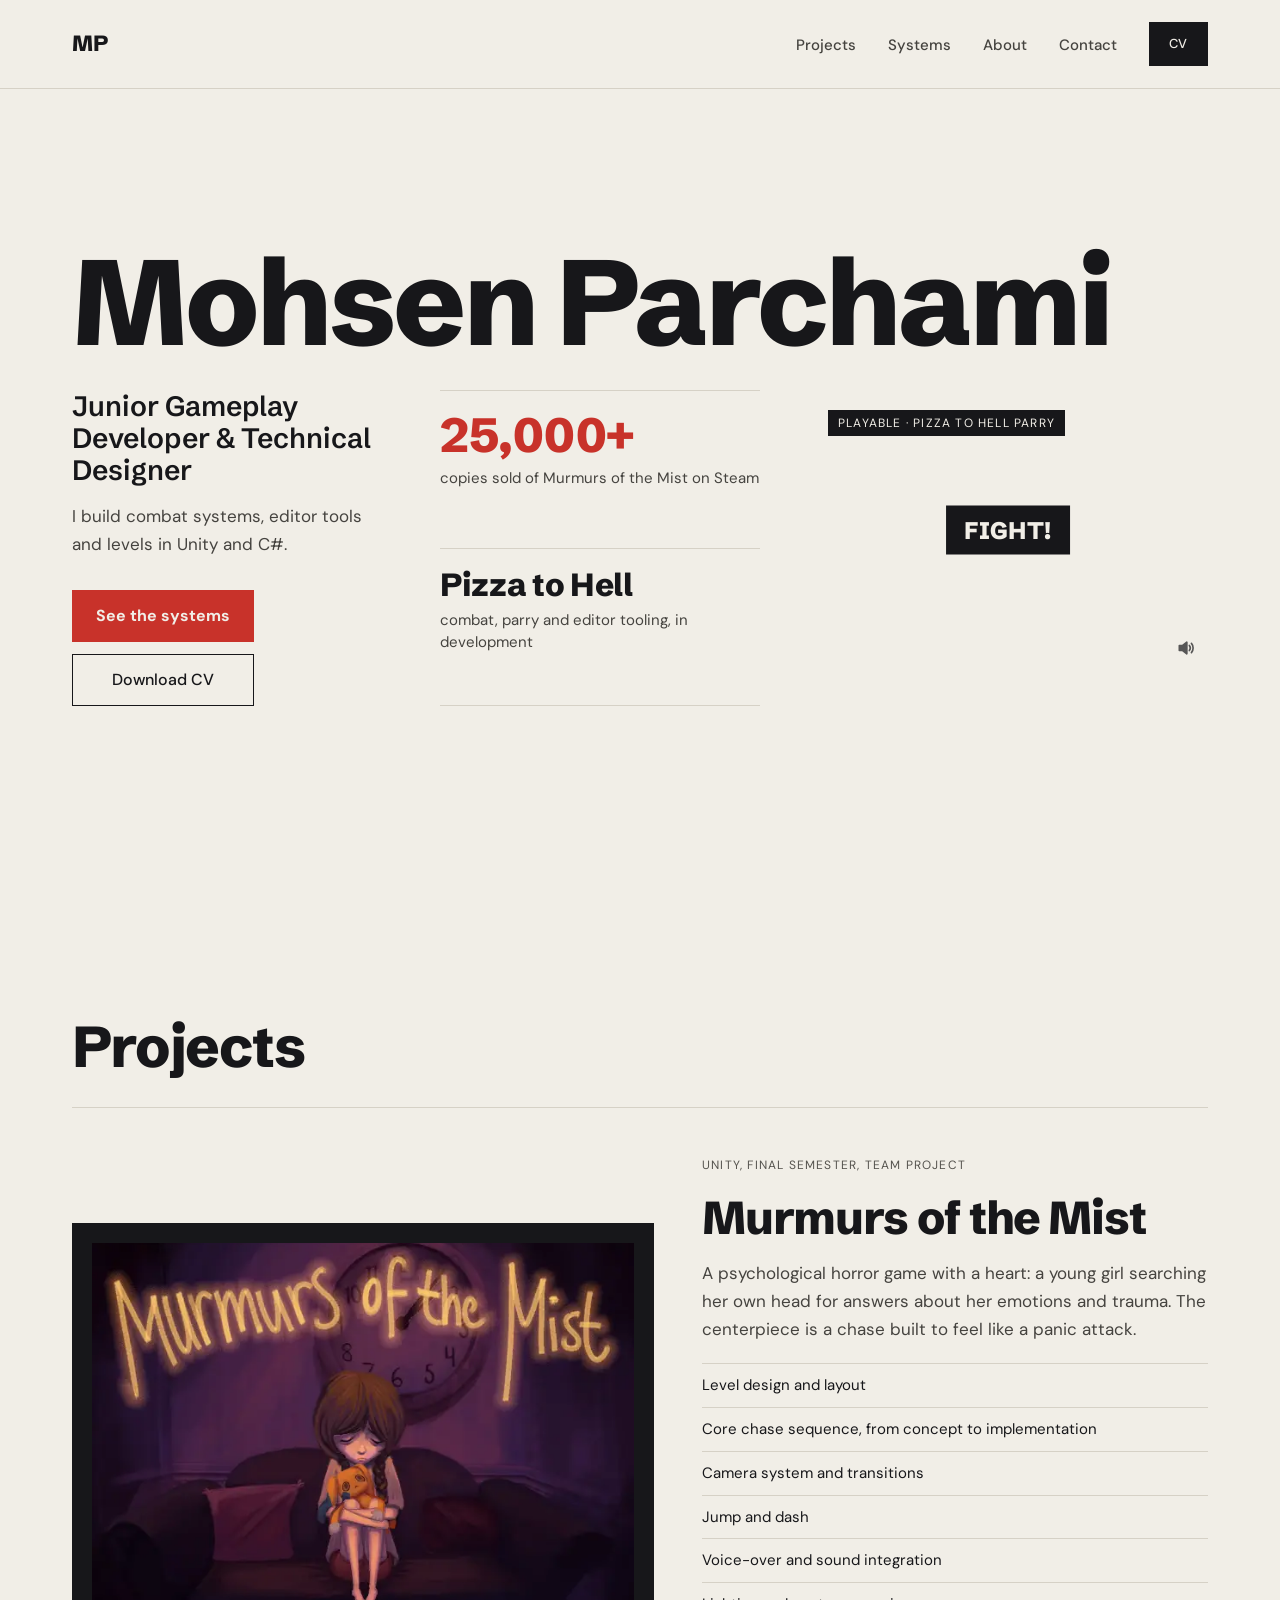
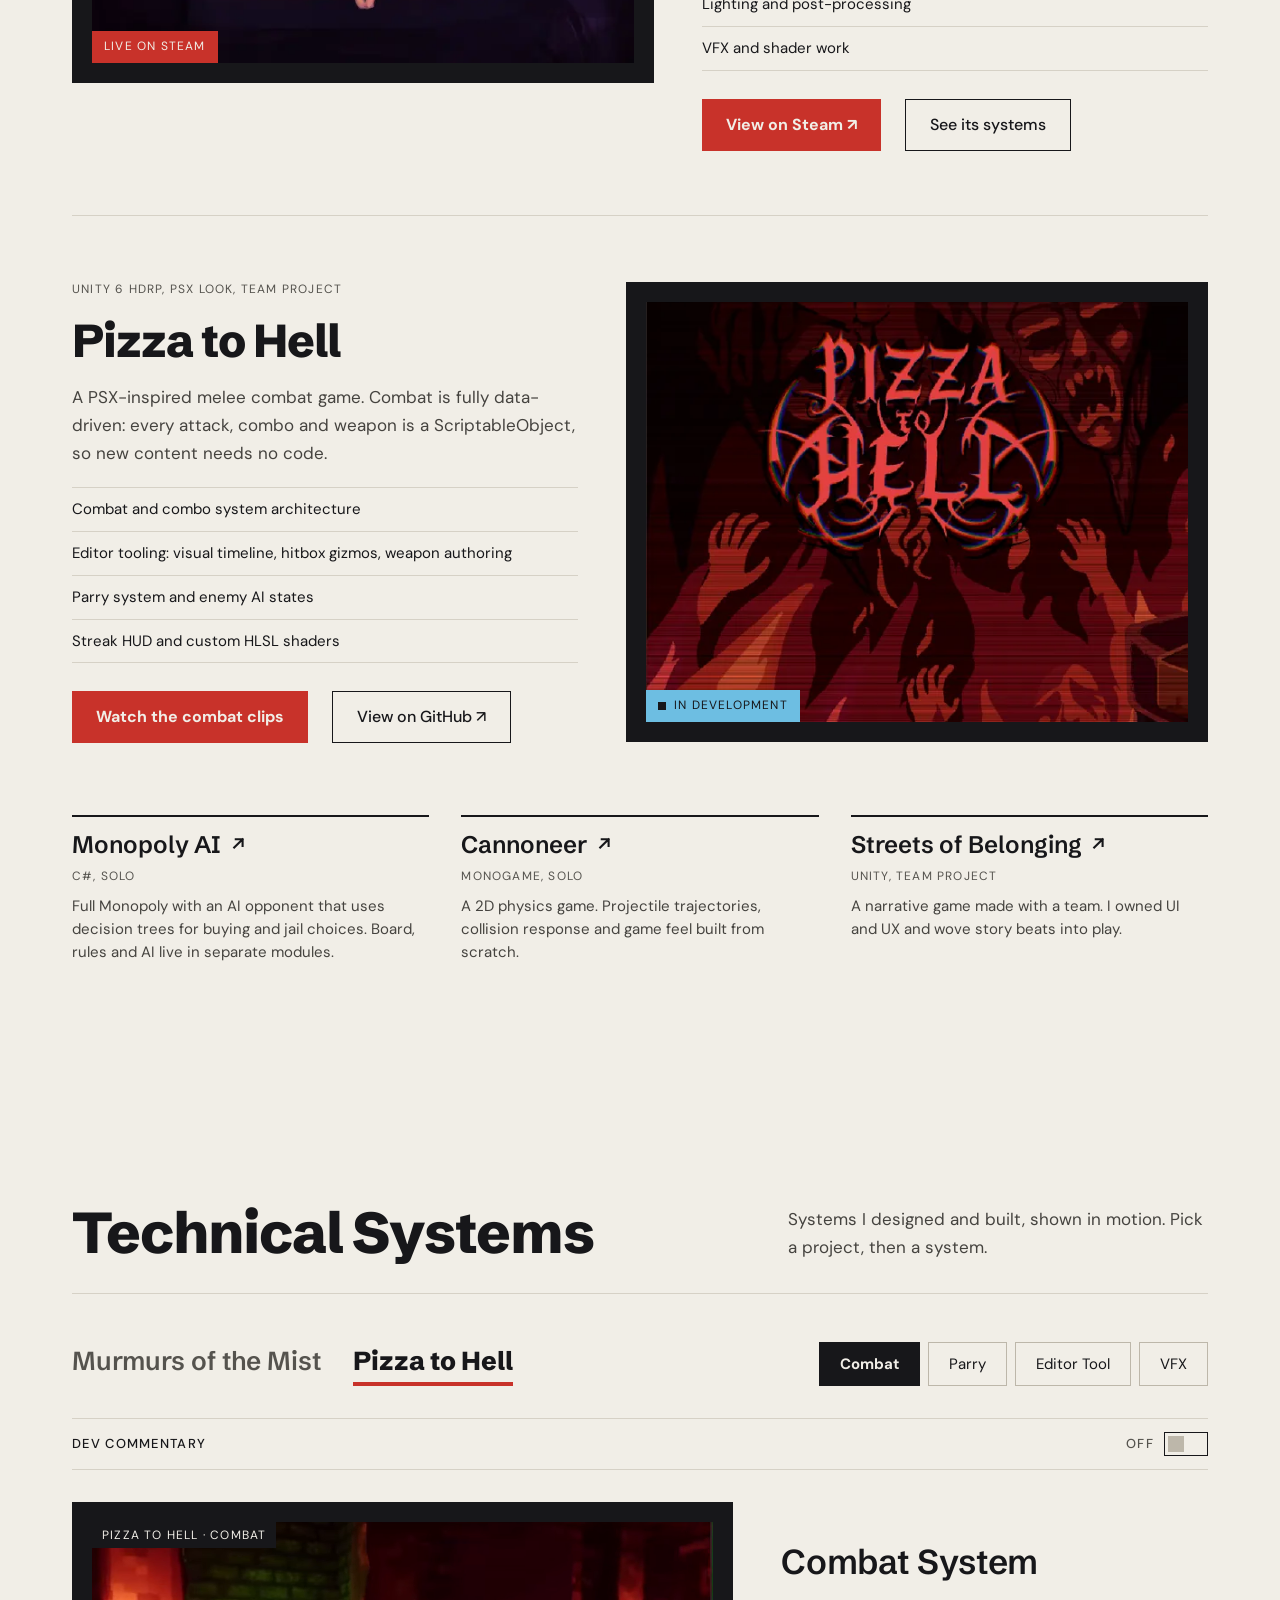
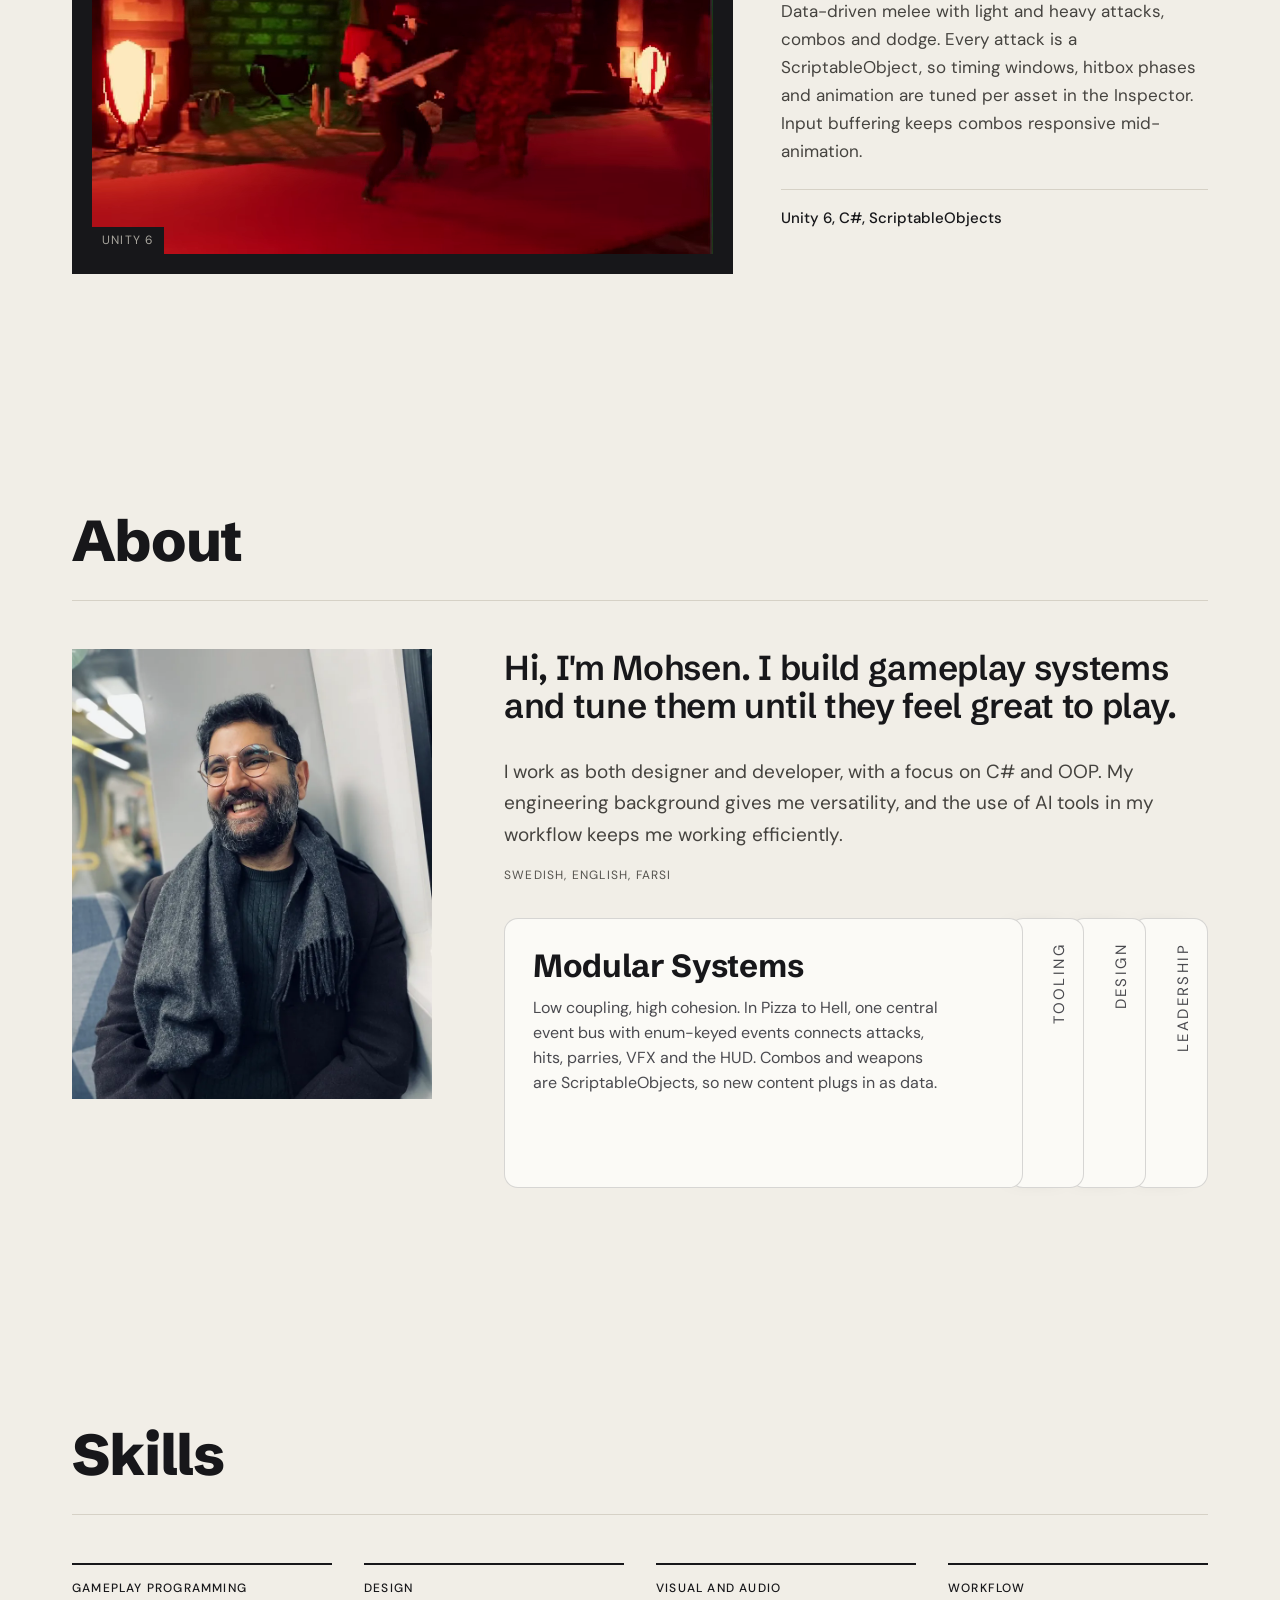
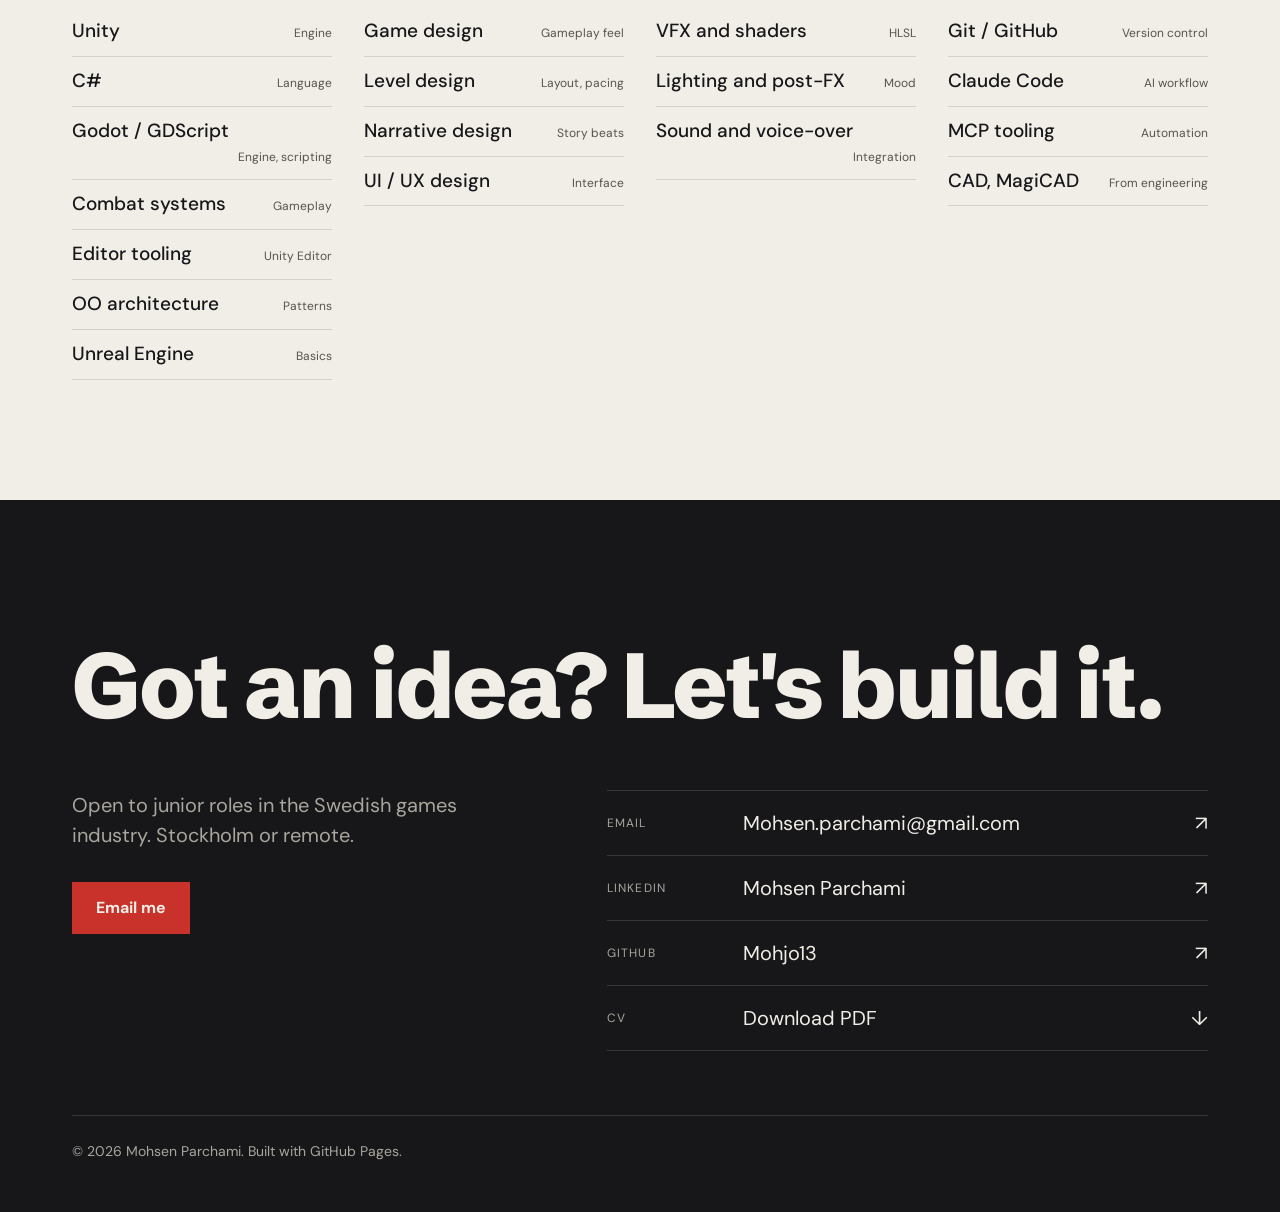
<file: index.html>
<!DOCTYPE html>
<html lang="en">
<head>
    <meta charset="utf-8">
    <meta name="viewport" content="width=device-width, initial-scale=1.0">
    <title>Mohsen Parchami · Junior Gameplay Developer &amp; Technical Designer</title>
    <meta name="description" content="Mohsen Parchami, junior gameplay developer and technical designer in Stockholm. Combat systems, editor tools and levels in Unity and C#.">
    <meta name="author" content="Mohsen Parchami">
    <meta property="og:type" content="website">
    <meta property="og:url" content="https://mohjo13.github.io/">
    <meta property="og:title" content="Mohsen Parchami · Junior Gameplay Developer &amp; Technical Designer">
    <meta property="og:description" content="Combat systems, editor tools and levels in Unity and C#. Based in Stockholm, Sweden.">
    <meta property="og:image" content="https://mohjo13.github.io/assets/images/guy.webp">
    <meta name="twitter:card" content="summary_large_image">
    <link rel="canonical" href="https://mohjo13.github.io/">
    <meta name="theme-color" content="#F1EEE7">
    <script type="application/ld+json">{"@context":"https://schema.org","@type":"Person","name":"Mohsen Parchami","jobTitle":"Junior Gameplay Developer & Technical Designer","url":"https://mohjo13.github.io/","address":{"@type":"PostalAddress","addressLocality":"Stockholm","addressCountry":"SE"},"sameAs":["https://github.com/Mohjo13","https://www.linkedin.com/in/mohsen-parchami-4b0344238/"]}</script>
    <link rel="icon" type="image/png" sizes="48x48" href="assets/images/favicon-48.png">
    <link rel="apple-touch-icon" href="assets/images/apple-touch-icon.png">
    <link rel="preconnect" href="https://fonts.googleapis.com">
    <link rel="preconnect" href="https://fonts.gstatic.com" crossorigin>
    <!-- Fonts (non-blocking) -->
    <link rel="preload" as="style" href="https://fonts.googleapis.com/css2?family=Schibsted+Grotesk:wght@600;800&family=DM+Sans:wght@400;500;700&display=swap">
    <link rel="stylesheet" href="https://fonts.googleapis.com/css2?family=Schibsted+Grotesk:wght@600;800&family=DM+Sans:wght@400;500;700&display=swap" media="print" onload="this.media='all'">
    <noscript><link rel="stylesheet" href="https://fonts.googleapis.com/css2?family=Schibsted+Grotesk:wght@600;800&family=DM+Sans:wght@400;500;700&display=swap"></noscript>
    <link rel="stylesheet" href="assets/css/styles.css">
    <link rel="stylesheet" href="assets/css/parry-game.css">
</head>
<body>

    <a href="#main" class="skip-link">Skip to content</a>

    <div id="scrollBar"></div>

    <nav id="navbar">
        <div class="nav-inner">
            <a href="#hero" class="nav-logo" aria-label="Mohsen Parchami, back to top">MP</a>
            <ul class="nav-links">
                <li><a href="#projects" class="nav-link" data-section="projects">Projects</a></li>
                <li><a href="#systems" class="nav-link" data-section="systems">Systems</a></li>
                <li><a href="#about" class="nav-link" data-section="about">About</a></li>
                <li><a href="#contact" class="nav-link" data-section="contact">Contact</a></li>
            </ul>
            <div class="nav-actions">
                <a href="assets/cv/CV_Mohsen_Parchami.pdf" target="_blank" rel="noopener" class="nav-cv">CV</a>
                <button class="nav-burger" aria-label="Toggle menu" aria-expanded="false" aria-controls="navMobile" id="navBurger">
                    <span></span><span></span><span></span>
                </button>
            </div>
        </div>
        <div class="nav-mobile" id="navMobile">
            <a href="#projects" class="nav-mobile-link">Projects</a>
            <a href="#systems" class="nav-mobile-link">Systems</a>
            <a href="#about" class="nav-mobile-link">About</a>
            <a href="#contact" class="nav-mobile-link">Contact</a>
        </div>
    </nav>

    <main id="main">

    <!-- HERO -->
    <section id="hero">
        <div class="hero-inner">
            <h1 class="hero-name">Mohsen Parchami</h1>
            <div class="hero-grid">
                <div class="hero-intro">
                    <p class="hero-role">Junior Gameplay Developer &amp; Technical Designer</p>
                    <p class="hero-lead">I build combat systems, editor tools and levels in Unity and C#.</p>
                </div>
                <div class="hero-proof">
                    <div class="proof-item">
                        <p class="proof-num">25,000+</p>
                        <p class="proof-text">copies sold of Murmurs of the Mist on Steam</p>
                    </div>
                    <div class="proof-item">
                        <p class="proof-title">Pizza to Hell</p>
                        <p class="proof-text">combat, parry and editor tooling, in development</p>
                    </div>
                </div>
                <!-- Parry minigame -->
                <figure class="media-panel hero-media pg" id="parryGame" tabindex="0" aria-label="Playable parry minigame. Press FIGHT, then tap or press Space when the red enemy swings.">
                    <div class="pg-stage">
                        <canvas class="pg-canvas" aria-hidden="true"></canvas>
                        <div class="pg-overlay">
                            <div class="pg-hud" hidden>
                                <div class="pg-hearts pg-hearts--hero" aria-label="Your hearts"><span class="pg-heart"></span><span class="pg-heart"></span><span class="pg-heart"></span></div>
                                <div class="pg-hearts pg-hearts--enemy" aria-label="Enemy hearts"><span class="pg-heart"></span><span class="pg-heart"></span><span class="pg-heart"></span></div>
                            </div>
                            <p class="pg-text" aria-live="polite"></p>
                            <button type="button" class="pg-fight">FIGHT!</button>
                            <div class="pg-result" hidden>
                                <p class="pg-result-title"></p>
                                <p class="pg-result-sub"></p>
                                <div class="pg-result-actions">
                                    <button type="button" class="pg-restart">Restart</button>
                                    <a href="#systems" class="pg-link" data-show-project="pizza">How it's built</a>
                                </div>
                            </div>
                            <button type="button" class="pg-mute" aria-pressed="false" aria-label="Mute sound">
                                <svg viewBox="0 0 24 24" aria-hidden="true"><path class="pg-mute-body" d="M4 9h4l5-4v14l-5-4H4z"/><path class="pg-mute-on" d="M16 9c1.3 1.6 1.3 4.4 0 6M18.5 6.5c2.7 3 2.7 8 0 11"/><path class="pg-mute-off" d="M16 9l6 6M22 9l-6 6"/></svg>
                            </button>
                            <pre class="pg-debug" hidden></pre>
                        </div>
                    </div>
                    <figcaption class="media-caption">Playable &middot; Pizza to Hell parry</figcaption>
                </figure>
                <div class="hero-actions">
                    <a href="#systems" class="btn btn-primary">See the systems</a>
                    <a href="assets/cv/CV_Mohsen_Parchami.pdf" target="_blank" rel="noopener" class="btn btn-outline">Download CV</a>
                </div>
            </div>
        </div>
    </section>

    <!-- PROJECTS -->
    <section id="projects" class="section reveal">
        <div class="container">
            <div class="section-head">
                <div class="section-head-title">
                    <h2 class="section-h2">Projects</h2>
                </div>
            </div>

            <div class="proj-list">
                <article class="proj">
                    <div class="media-panel proj-media">
                        <img src="assets/images/murmurs.webp" alt="Murmurs of the Mist gameplay" loading="lazy" decoding="async" width="630" height="500">
                        <span class="proj-badge proj-badge--live">Live on Steam</span>
                    </div>
                    <div class="proj-info">
                        <p class="mono-label">Unity, final semester, team project</p>
                        <h3 class="proj-title">Murmurs of the Mist</h3>
                        <p class="proj-desc">A psychological horror game with a heart: a young girl searching her own head for answers about her emotions and trauma. The centerpiece is a chase built to feel like a panic attack.</p>
                        <div class="proj-part">
                            <ul class="proj-part-list">
                                <li>Level design and layout</li>
                                <li>Core chase sequence, from concept to implementation</li>
                                <li>Camera system and transitions</li>
                                <li>Jump and dash</li>
                                <li>Voice-over and sound integration</li>
                                <li>Lighting and post-processing</li>
                                <li>VFX and shader work</li>
                            </ul>
                        </div>
                        <div class="proj-actions">
                            <a href="https://store.steampowered.com/app/4187020/Murmurs_of_the_Mist/" target="_blank" rel="noopener" class="btn btn-primary">View on Steam &#8599;</a>
                            <a href="#systems" class="btn btn-outline" data-show-project="murmurs">See its systems</a>
                        </div>
                    </div>
                </article>

                <article class="proj proj--media-right">
                    <div class="media-panel proj-media">
                        <img src="assets/images/pizza-to-hell.webp" srcset="assets/images/pizza-to-hell-400.webp 400w, assets/images/pizza-to-hell-600.webp 600w, assets/images/pizza-to-hell.webp 800w" sizes="(max-width: 700px) calc(100vw - 88px), (max-width: 900px) calc(100vw - 184px), (max-width: 1440px) calc(53.5vw - 143px), 627px" alt="Pizza to Hell combat" loading="lazy" decoding="async" width="800" height="700">
                        <span class="proj-badge proj-badge--wip">In development</span>
                    </div>
                    <div class="proj-info">
                        <p class="mono-label">Unity 6 HDRP, PSX look, team project</p>
                        <h3 class="proj-title">Pizza to Hell</h3>
                        <p class="proj-desc">A PSX-inspired melee combat game. Combat is fully data-driven: every attack, combo and weapon is a ScriptableObject, so new content needs no code.</p>
                        <div class="proj-part">
                            <ul class="proj-part-list">
                                <li>Combat and combo system architecture</li>
                                <li>Editor tooling: visual timeline, hitbox gizmos, weapon authoring</li>
                                <li>Parry system and enemy AI states</li>
                                <li>Streak HUD and custom HLSL shaders</li>
                            </ul>
                        </div>
                        <div class="proj-actions">
                            <a href="#systems" class="btn btn-primary" data-show-project="pizza">Watch the combat clips</a>
                            <a href="https://github.com/Mohjo13/Combat" target="_blank" rel="noopener" class="btn btn-outline">View on GitHub &#8599;</a>
                        </div>
                    </div>
                </article>
            </div>

            <div class="more-work">
                <div class="more-grid">
                    <a href="https://github.com/Mohjo13/Monopoly" target="_blank" rel="noopener" class="more-item">
                        <span class="more-title">Monopoly AI <svg class="more-arrow" viewBox="0 0 16 16" aria-hidden="true"><path d="M4 12 12 4M5.5 4H12v6.5"/></svg></span>
                        <span class="more-meta">C#, solo</span>
                        <span class="more-desc">Full Monopoly with an AI opponent that uses decision trees for buying and jail choices. Board, rules and AI live in separate modules.</span>
                    </a>
                    <a href="https://github.com/Mohjo13/Cannonier" target="_blank" rel="noopener" class="more-item">
                        <span class="more-title">Cannoneer <svg class="more-arrow" viewBox="0 0 16 16" aria-hidden="true"><path d="M4 12 12 4M5.5 4H12v6.5"/></svg></span>
                        <span class="more-meta">MonoGame, solo</span>
                        <span class="more-desc">A 2D physics game. Projectile trajectories, collision response and game feel built from scratch.</span>
                    </a>
                    <a href="https://github.com/Mohjo13/streets-of-belonging" target="_blank" rel="noopener" class="more-item">
                        <span class="more-title">Streets of Belonging <svg class="more-arrow" viewBox="0 0 16 16" aria-hidden="true"><path d="M4 12 12 4M5.5 4H12v6.5"/></svg></span>
                        <span class="more-meta">Unity, team project</span>
                        <span class="more-desc">A narrative game made with a team. I owned UI and UX and wove story beats into play.</span>
                    </a>
                    <!-- 4th slot reserved for Godot work once it is ready to publish -->
                </div>
            </div>
        </div>
    </section>

    <!-- SYSTEMS -->
    <section id="systems" class="section reveal">
        <div class="container">
            <div class="section-head">
                <div class="section-head-title">
                    <h2 class="section-h2">Technical Systems</h2>
                </div>
                <p class="section-head-text">Systems I designed and built, shown in motion. Pick a project, then a system.</p>
            </div>
            <div class="sys-controls">
                <div class="sys-project-picker" aria-label="Project">
                    <button class="sys-project-btn" data-project="murmurs" aria-pressed="false">Murmurs of the Mist</button>
                    <button class="sys-project-btn active" data-project="pizza" aria-pressed="true">Pizza to Hell</button>
                </div>
                <div class="sys-tabs sys-hidden" role="tablist" aria-label="Murmurs of the Mist systems" data-project-tabs="murmurs">
                    <button class="sys-tab active" data-tab="camera" role="tab" aria-selected="true">Camera</button>
                    <button class="sys-tab" data-tab="movement" role="tab" aria-selected="false">Movement</button>
                    <button class="sys-tab" data-tab="shaders" role="tab" aria-selected="false">Shaders</button>
                    <button class="sys-tab" data-tab="lighting" role="tab" aria-selected="false">Lighting</button>
                </div>
                <div class="sys-tabs" role="tablist" aria-label="Pizza to Hell systems" data-project-tabs="pizza">
                    <button class="sys-tab active" data-tab="combat" role="tab" aria-selected="true">Combat</button>
                    <button class="sys-tab" data-tab="parry" role="tab" aria-selected="false">Parry</button>
                    <button class="sys-tab" data-tab="editor" role="tab" aria-selected="false">Editor Tool</button>
                    <button class="sys-tab" data-tab="vfx" role="tab" aria-selected="false">VFX</button>
                </div>
            </div>
            <button type="button" class="sys-commentary-toggle" aria-pressed="false">
                <span>Dev commentary</span>
                <span class="sys-switch" aria-hidden="true"><span class="sys-switch-state">Off</span><span class="sys-switch-track"><span class="sys-switch-knob"></span></span></span>
            </button>
            <div class="sys-panels sys-hidden" data-project-panels="murmurs">
                <div class="sys-panel active" data-panel="camera" role="tabpanel">
                    <figure class="media-panel sys-media">
                        <video data-src="assets/gifs/camera.webm" poster="assets/posters/camera.webp" class="lazy-gif" autoplay muted loop playsinline preload="none" aria-label="Camera System clip"></video>
                        <figcaption class="media-caption">Murmurs of the Mist &middot; Camera</figcaption>
                        <span class="media-meta">Unity</span>
                    </figure>
                    <div class="sys-content">
                        <h3 class="sys-title">Camera System</h3>
                        <p class="sys-desc">Several Cinemachine cameras, run by one handler script. Trigger zones hand the game to a Timeline, and each blend between front, side and back views is tuned by hand, so walls close and new hazards appear only once the camera is in place. The monster stays hidden, apart from dark fragments when it gets too close.</p>
                        <div class="sys-stack">
                            <p class="sys-stack-line">Unity, C#</p>
                        </div>
                        <div class="sys-commentary">
                            <p class="sys-commentary-label"><span class="sys-commentary-dot" aria-hidden="true"></span>Dev commentary</p>
                            <div class="sys-note">
                                <h4 class="sys-note-title">The camera kept showing the skybox</h4>
                                <p class="sys-note-text">The chase runs through a tight hallway, and the cameras kept swinging outside the level. Confiner volumes lock each camera to the space it&#8217;s allowed to move in.</p>
                            </div>
                            <div class="sys-note">
                                <h4 class="sys-note-title">Triggers fired before the camera arrived</h4>
                                <p class="sys-note-text">One trigger switched cameras and changed the level at the same moment, so players could see walls move. Each trigger now has an optional delay, set per trigger in the Inspector, so changes happen once the blend has finished.</p>
                            </div>
                        </div>
                    </div>
                </div>
                <div class="sys-panel" data-panel="movement" role="tabpanel">
                    <figure class="media-panel sys-media">
                        <video data-src="assets/gifs/dashing.webm" poster="assets/posters/dashing.webp" class="lazy-gif" autoplay muted loop playsinline preload="none" aria-label="Movement Mechanics clip"></video>
                        <figcaption class="media-caption">Murmurs of the Mist &middot; Movement</figcaption>
                        <span class="media-meta">Unity</span>
                    </figure>
                    <div class="sys-content">
                        <h3 class="sys-title">Movement Mechanics</h3>
                        <p class="sys-desc">Jump and dash; the rest was a team effort. No UI explains the dash, just a short tip, a sound, a flash and a cooldown ring at the player&#8217;s feet. Playtests killed the first, timing-based version, so it became a plain tunable cooldown. In the glue section the dash is disabled while the monster closes in, timed so the player breaks free just in time.</p>
                        <div class="sys-stack">
                            <p class="sys-stack-line">Unity, C#</p>
                        </div>
                        <div class="sys-commentary">
                            <p class="sys-commentary-label"><span class="sys-commentary-dot" aria-hidden="true"></span>Dev commentary</p>
                            <div class="sys-note">
                                <h4 class="sys-note-title">Nobody needed a timing puzzle on the dash</h4>
                                <p class="sys-note-text">The first dash fired at intervals you had to time. Playtests showed it was complicated without adding anything, so it became a plain cooldown with tunable distance, speed and recovery, shown only by a ring at the player&#8217;s feet.</p>
                            </div>
                        </div>
                    </div>
                </div>
                <div class="sys-panel" data-panel="shaders" role="tabpanel">
                    <figure class="media-panel sys-media">
                        <video data-src="assets/gifs/shaders.webm" poster="assets/posters/shaders.webp" class="lazy-gif" autoplay muted loop playsinline preload="none" aria-label="Shaders clip"></video>
                        <figcaption class="media-caption">Murmurs of the Mist &middot; Shaders</figcaption>
                        <span class="media-meta">Unity</span>
                    </figure>
                    <div class="sys-content">
                        <h3 class="sys-title">Shaders</h3>
                        <p class="sys-desc">All Shader Graph. The dash cooldown is a ring that fills around the player&#8217;s feet, wired straight to the dash values. Glass bottles refract what&#8217;s behind them, and marbles roll by with reflective surfaces. The standout is the glue, which ripples around the player and follows them while they&#8217;re stuck. Simple, but it stuck with players.</p>
                        <div class="sys-stack">
                            <p class="sys-stack-line">Unity, Shaders</p>
                        </div>
                    </div>
                </div>
                <div class="sys-panel" data-panel="lighting" role="tabpanel">
                    <figure class="media-panel sys-media">
                        <video data-src="assets/gifs/lights.webm" poster="assets/posters/lights.webp" class="lazy-gif" autoplay muted loop playsinline preload="none" aria-label="Lights and Post Production clip"></video>
                        <figcaption class="media-caption">Murmurs of the Mist &middot; Lighting</figcaption>
                        <span class="media-meta">Unity</span>
                    </figure>
                    <div class="sys-content">
                        <h3 class="sys-title">Lights and Post Production</h3>
                        <p class="sys-desc">Eerie, not just dark: a darker blue baked directional light under red local lights, blending into purple. Warm set-piece lights pull the player toward clues and puzzles. In the chase, the drawer&#8217;s toys light the way, and a flashlight throws the monster&#8217;s shadow on the wall before the monster arrives, gaining on the player&#8217;s shadow. A green light marks the exit.</p>
                        <div class="sys-stack">
                            <p class="sys-stack-line">Unity, Post-processing</p>
                        </div>
                        <div class="sys-commentary">
                            <p class="sys-commentary-label"><span class="sys-commentary-dot" aria-hidden="true"></span>Dev commentary</p>
                            <div class="sys-note">
                                <h4 class="sys-note-title">Show the shadow before the monster</h4>
                                <p class="sys-note-text">A flashlight behind the player throws both shadows on the wall ahead. The monster&#8217;s shadow appears first and gains on the player&#8217;s, so the threat is felt before it&#8217;s seen.</p>
                            </div>
                        </div>
                    </div>
                </div>
            </div>
            <div class="sys-panels" data-project-panels="pizza">
                <div class="sys-panel active" data-panel="combat" role="tabpanel">
                    <figure class="media-panel sys-media">
                        <video data-src="assets/gifs/pth-combat.webm" poster="assets/posters/pth-combat.webp" class="lazy-gif" autoplay muted loop playsinline preload="none" aria-label="Combat System clip"></video>
                        <figcaption class="media-caption">Pizza to Hell &middot; Combat</figcaption>
                        <span class="media-meta">Unity 6</span>
                    </figure>
                    <div class="sys-content">
                        <h3 class="sys-title">Combat System</h3>
                        <p class="sys-desc">Data-driven melee with light and heavy attacks, combos and dodge. Every attack is a ScriptableObject, so timing windows, hitbox phases and animation are tuned per asset in the Inspector. Input buffering keeps combos responsive mid-animation.</p>
                        <div class="sys-stack">
                            <p class="sys-stack-line">Unity 6, C#, ScriptableObjects</p>
                        </div>
                        <div class="sys-commentary">
                            <p class="sys-commentary-label"><span class="sys-commentary-dot" aria-hidden="true"></span>Dev commentary</p>
                            <div class="sys-note">
                                <h4 class="sys-note-title">Combos with the same opener never fired</h4>
                                <p class="sys-note-text">Combos were matched in list order, so with LLL, LLH and LHH, any light opener defaulted to LLL and the other light-opener combos were unreachable. Matching now works like a tree: each input picks a branch, so every combo that shares an opener can be reached.</p>
                            </div>
                            <div class="sys-note">
                                <h4 class="sys-note-title">Button mashing skipped the combo</h4>
                                <p class="sys-note-text">Mashing ran straight through combos and ignored the timing windows, and any input inside a window cut the current attack off mid-animation. A buffer (<code>_pendingStepIndex</code>) now holds a valid input until the current attack reaches its exit phase, then plays the next one, so each attack flows into the next instead of hard-cutting.</p>
                            </div>
                        </div>
                    </div>
                </div>
                <div class="sys-panel" data-panel="parry" role="tabpanel">
                    <figure class="media-panel sys-media">
                        <video data-src="assets/gifs/pth-parry.webm" poster="assets/posters/pth-parry.webp" class="lazy-gif" autoplay muted loop playsinline preload="none" aria-label="Parry System clip"></video>
                        <figcaption class="media-caption">Pizza to Hell &middot; Parry</figcaption>
                        <span class="media-meta">Unity 6</span>
                    </figure>
                    <div class="sys-content">
                        <h3 class="sys-title">Parry System</h3>
                        <p class="sys-desc">A timing-based parry with spark feedback that knocks the enemy into a stagger state. The parry window lives in data, so designers tune startup and recovery per weapon.</p>
                        <div class="sys-stack">
                            <p class="sys-stack-line">C#, Enemy AI states, Particles</p>
                        </div>
                        <div class="sys-commentary">
                            <p class="sys-commentary-label"><span class="sys-commentary-dot" aria-hidden="true"></span>Dev commentary</p>
                            <div class="sys-note">
                                <h4 class="sys-note-title">Two parry scripts became one</h4>
                                <p class="sys-note-text">One script handled the timing window, the other the hit check. Different jobs, but for the same mechanic, so there was no reason to keep them apart. They were merged into <code>ParryHandler</code>, which raises one event on <code>CombatEvents</code>, and the enemy AI handles its own stagger.</p>
                            </div>
                        </div>
                    </div>
                </div>
                <div class="sys-panel" data-panel="editor" role="tabpanel">
                    <figure class="media-panel sys-media">
                        <video data-src="assets/gifs/pth-editor.webm" poster="assets/posters/pth-editor.webp" class="lazy-gif" autoplay muted loop playsinline preload="none" aria-label="Custom Editor Tool clip"></video>
                        <figcaption class="media-caption">Pizza to Hell &middot; Editor Tool</figcaption>
                        <span class="media-meta">Unity 6</span>
                    </figure>
                    <div class="sys-content">
                        <h3 class="sys-title">Custom Editor Tool</h3>
                        <p class="sys-desc">A custom Unity window for authoring weapons and attacks. Drag phase markers on a timeline, preview hitbox gizmos live in the scene and tune combo sequences in one window.</p>
                        <div class="sys-stack">
                            <p class="sys-stack-line">Unity EditorWindow, Gizmos</p>
                        </div>
                        <div class="sys-commentary">
                            <p class="sys-commentary-label"><span class="sys-commentary-dot" aria-hidden="true"></span>Dev commentary</p>
                            <div class="sys-note">
                                <h4 class="sys-note-title">Retiming an attack meant touching the animation</h4>
                                <p class="sys-note-text">Making a swing snappier meant editing the clip or its FBX import. Now each attack has speed multipliers for startup, impact and recovery, and the tool remaps clip time per phase, so a windup can be cut without re-exporting anything.</p>
                            </div>
                            <div class="sys-note">
                                <h4 class="sys-note-title">Tuning combos needed Play mode</h4>
                                <p class="sys-note-text">Every exit-window or crossfade tweak meant entering Play mode and performing the combo by hand. The tool samples the whole chain in edit mode, so you scrub it on a timeline and see the pose in the Scene view, with crossfade presets (Smooth, Standard, Snappy) and a fine-tune slider.</p>
                            </div>
                        </div>
                    </div>
                </div>
                <div class="sys-panel" data-panel="vfx" role="tabpanel">
                    <figure class="media-panel sys-media">
                        <video data-src="assets/gifs/pth-streak.webm" poster="assets/posters/pth-streak.webp" class="lazy-gif" autoplay muted loop playsinline preload="none" aria-label="Streak HUD and Shaders clip"></video>
                        <figcaption class="media-caption">Pizza to Hell &middot; VFX</figcaption>
                        <span class="media-meta">Unity 6</span>
                    </figure>
                    <div class="sys-content">
                        <h3 class="sys-title">Streak HUD and Shaders</h3>
                        <p class="sys-desc">A combo streak HUD where attack icons fly into a row and combo names dissolve out, using a dissolve shader written in HLSL. The panel glow is HLSL too, since HDRP blocks Shader Graph on Canvas.</p>
                        <div class="sys-stack">
                            <p class="sys-stack-line">HLSL, TextMesh Pro SDF</p>
                        </div>
                        <div class="sys-commentary">
                            <p class="sys-commentary-label"><span class="sys-commentary-dot" aria-hidden="true"></span>Dev commentary</p>
                            <div class="sys-note">
                                <h4 class="sys-note-title">Shader Graph wasn&#8217;t an option</h4>
                                <p class="sys-note-text">HDRP doesn&#8217;t support Shader Graph on UI canvases, and the fullscreen PSX pass never reaches screen-space UI. So the HUD shaders are HLSL, written with Claude Code, with the PSX posterised edge built into the dissolve.</p>
                            </div>
                        </div>
                    </div>
                </div>
            </div>
        </div>
    </section>

    <!-- ABOUT -->
    <section id="about" class="section reveal">
        <div class="container">
            <div class="section-head">
                <div class="section-head-title">
                    <h2 class="section-h2">About</h2>
                </div>
            </div>
            <div class="about-grid">
                <figure class="about-photo">
                    <img src="assets/images/guy.webp" alt="Mohsen Parchami" width="800" height="1066" loading="lazy" decoding="async">
                </figure>
                <div class="about-content">
                    <p class="about-lead">Hi, I'm Mohsen. I build gameplay systems and tune them until they feel great to play.</p>
                    <div class="about-text">
                        <p class="about-body">I work as both designer and developer, with a focus on C# and OOP. My engineering background gives me versatility, and the use of AI tools in my workflow keeps me working efficiently.</p>
                    <p class="about-facts mono-label">Swedish, English, Farsi</p>
                    <div class="attr-cards">
                        <button type="button" class="attr-card is-open" aria-expanded="true">
                            <div class="attr-card__body">
                                <h3 class="attr-card__title">Modular Systems</h3>
                                <svg class="attr-card__chevron" width="20" height="20" viewBox="0 0 24 24" fill="none" stroke="currentColor" stroke-width="2" stroke-linecap="round" stroke-linejoin="round" aria-hidden="true"><path d="M6 9l6 6 6-6"/></svg>
                                <p class="attr-card__text">Low coupling, high cohesion. In Pizza to Hell, one central event bus with enum-keyed events connects attacks, hits, parries, VFX and the HUD. Combos and weapons are ScriptableObjects, so new content plugs in as data.</p>
                            </div>
                            <div class="attr-card__spine" aria-hidden="true">
                                <span class="attr-card__vtitle">Modularity</span>
                            </div>
                        </button>
                        <button type="button" class="attr-card" aria-expanded="false">
                            <div class="attr-card__body">
                                <h3 class="attr-card__title">Tools for the Team</h3>
                                <svg class="attr-card__chevron" width="20" height="20" viewBox="0 0 24 24" fill="none" stroke="currentColor" stroke-width="2" stroke-linecap="round" stroke-linejoin="round" aria-hidden="true"><path d="M6 9l6 6 6-6"/></svg>
                                <p class="attr-card__text">I build Unity editor tools that make other developers faster. Attack timing and hit windows are set visually in the editor, so adding new attack animations became a quick authoring job.</p>
                            </div>
                            <div class="attr-card__spine" aria-hidden="true">
                                <span class="attr-card__vtitle">Tooling</span>
                            </div>
                        </button>
                        <button type="button" class="attr-card" aria-expanded="false">
                            <div class="attr-card__body">
                                <h3 class="attr-card__title">Tension by Design</h3>
                                <svg class="attr-card__chevron" width="20" height="20" viewBox="0 0 24 24" fill="none" stroke="currentColor" stroke-width="2" stroke-linecap="round" stroke-linejoin="round" aria-hidden="true"><path d="M6 9l6 6 6-6"/></svg>
                                <p class="attr-card__text">On Murmurs of the Mist I paced the level beats to build tension and suspense. Triggers, light manipulation and dynamic hazards chase and jumpscare the player, and a checkpoint system keeps the difficulty fair.</p>
                            </div>
                            <div class="attr-card__spine" aria-hidden="true">
                                <span class="attr-card__vtitle">Design</span>
                            </div>
                        </button>
                        <button type="button" class="attr-card" aria-expanded="false">
                            <div class="attr-card__body">
                                <h3 class="attr-card__title">Leadership</h3>
                                <svg class="attr-card__chevron" width="20" height="20" viewBox="0 0 24 24" fill="none" stroke="currentColor" stroke-width="2" stroke-linecap="round" stroke-linejoin="round" aria-hidden="true"><path d="M6 9l6 6 6-6"/></svg>
                                <p class="attr-card__text">Before games, I led a group of 4–5 junior and mid-level CAD designers. I trained them, split and delegated the work, solved problems as they came up, and led the group to delivery on several projects with fixed deadlines.</p>
                            </div>
                            <div class="attr-card__spine" aria-hidden="true">
                                <span class="attr-card__vtitle">Leadership</span>
                            </div>
                        </button>
                    </div>
                </div>
            </div>
        </div>
    </section>

    <!-- SKILLS -->
    <section id="skills" class="section reveal">
        <div class="container">
            <div class="section-head">
                <div class="section-head-title">
                    <h2 class="section-h2">Skills</h2>
                </div>
            </div>
            <div class="skills-grid">
                <div class="skill-group">
                    <h3 class="skill-group-head"><span>Gameplay programming</span></h3>
                    <ul class="skill-list">
                        <li><span class="skill-name">Unity</span><span class="skill-tag">Engine</span></li>
                        <li><span class="skill-name">C#</span><span class="skill-tag">Language</span></li>
                        <li><span class="skill-name">Godot / GDScript</span><span class="skill-tag">Engine, scripting</span></li>
                        <li><span class="skill-name">Combat systems</span><span class="skill-tag">Gameplay</span></li>
                        <li><span class="skill-name">Editor tooling</span><span class="skill-tag">Unity Editor</span></li>
                        <li><span class="skill-name">OO architecture</span><span class="skill-tag">Patterns</span></li>
                        <li><span class="skill-name">Unreal Engine</span><span class="skill-tag">Basics</span></li>
                    </ul>
                </div>
                <div class="skill-group">
                    <h3 class="skill-group-head"><span>Design</span></h3>
                    <ul class="skill-list">
                        <li><span class="skill-name">Game design</span><span class="skill-tag">Gameplay feel</span></li>
                        <li><span class="skill-name">Level design</span><span class="skill-tag">Layout, pacing</span></li>
                        <li><span class="skill-name">Narrative design</span><span class="skill-tag">Story beats</span></li>
                        <li><span class="skill-name">UI / UX design</span><span class="skill-tag">Interface</span></li>
                    </ul>
                </div>
                <div class="skill-group">
                    <h3 class="skill-group-head"><span>Visual and audio</span></h3>
                    <ul class="skill-list">
                        <li><span class="skill-name">VFX and shaders</span><span class="skill-tag">HLSL</span></li>
                        <li><span class="skill-name">Lighting and post-FX</span><span class="skill-tag">Mood</span></li>
                        <li><span class="skill-name">Sound and voice-over</span><span class="skill-tag">Integration</span></li>
                    </ul>
                </div>
                <div class="skill-group">
                    <h3 class="skill-group-head"><span>Workflow</span></h3>
                    <ul class="skill-list">
                        <li><span class="skill-name">Git / GitHub</span><span class="skill-tag">Version control</span></li>
                        <li><span class="skill-name">Claude Code</span><span class="skill-tag">AI workflow</span></li>
                        <li><span class="skill-name">MCP tooling</span><span class="skill-tag">Automation</span></li>
                        <li><span class="skill-name">CAD, MagiCAD</span><span class="skill-tag">From engineering</span></li>
                    </ul>
                </div>
            </div>
        </div>
    </section>

    </main>

    <!-- CONTACT -->
    <footer id="contact">
        <div class="container">
            <h2 class="contact-title">Got an idea? Let's build it.</h2>
            <div class="contact-grid">
                <div class="contact-intro">
                    <p>Open to junior roles in the Swedish games industry. Stockholm or remote.</p>
                    <a href="mailto:Mohsen.parchami@gmail.com" class="btn btn-primary">Email me</a>
                </div>
                <ul class="contact-links">
                    <li>
                        <a href="mailto:Mohsen.parchami@gmail.com" class="contact-row">
                            <span class="contact-label">Email</span>
                            <span class="contact-value">Mohsen.parchami@gmail.com</span>
                            <span class="contact-arrow" aria-hidden="true">&#8599;</span>
                        </a>
                    </li>
                    <li>
                        <a href="https://www.linkedin.com/in/mohsen-parchami-4b0344238/" target="_blank" rel="noopener" class="contact-row">
                            <span class="contact-label">LinkedIn</span>
                            <span class="contact-value">Mohsen Parchami</span>
                            <span class="contact-arrow" aria-hidden="true">&#8599;</span>
                        </a>
                    </li>
                    <li>
                        <a href="https://github.com/Mohjo13" target="_blank" rel="noopener" class="contact-row">
                            <span class="contact-label">GitHub</span>
                            <span class="contact-value">Mohjo13</span>
                            <span class="contact-arrow" aria-hidden="true">&#8599;</span>
                        </a>
                    </li>
                    <li>
                        <a href="assets/cv/CV_Mohsen_Parchami.pdf" target="_blank" rel="noopener" class="contact-row">
                            <span class="contact-label">CV</span>
                            <span class="contact-value">Download PDF</span>
                            <span class="contact-arrow" aria-hidden="true">&darr;</span>
                        </a>
                    </li>
                </ul>
            </div>
            <div class="contact-bar">
                <p>&copy; <span id="year"></span> Mohsen Parchami. Built with GitHub Pages.</p>
            </div>
        </div>
    </footer>

    <script src="assets/js/script.js" defer></script>
    <script>window.addEventListener('DOMContentLoaded',function(){document.getElementById('year').textContent=new Date().getFullYear();});</script>
    <!-- Parry minigame: script loads only once the box is on screen -->
    <script>(function(){var el=document.getElementById('parryGame');if(!el)return;function load(){var s=document.createElement('script');s.src='assets/js/parry-game.js';s.async=true;document.body.appendChild(s);}if(!('IntersectionObserver' in window)){load();return;}var io=new IntersectionObserver(function(e){if(e[0].isIntersecting){io.disconnect();load();}});io.observe(el);})();</script>
    <!-- Contact ninja: the game's hero drops into the contact section; loads when the section nears -->
    <script>(function(){var el=document.getElementById('contact');if(!el)return;function load(){var s=document.createElement('script');s.src='assets/js/contact-ninja.js';s.async=true;document.body.appendChild(s);}if(!('IntersectionObserver' in window)){load();return;}var io=new IntersectionObserver(function(e){if(e[0].isIntersecting){io.disconnect();load();}},{rootMargin:'400px 0px'});io.observe(el);})();</script>
</body>
</html>
</file>
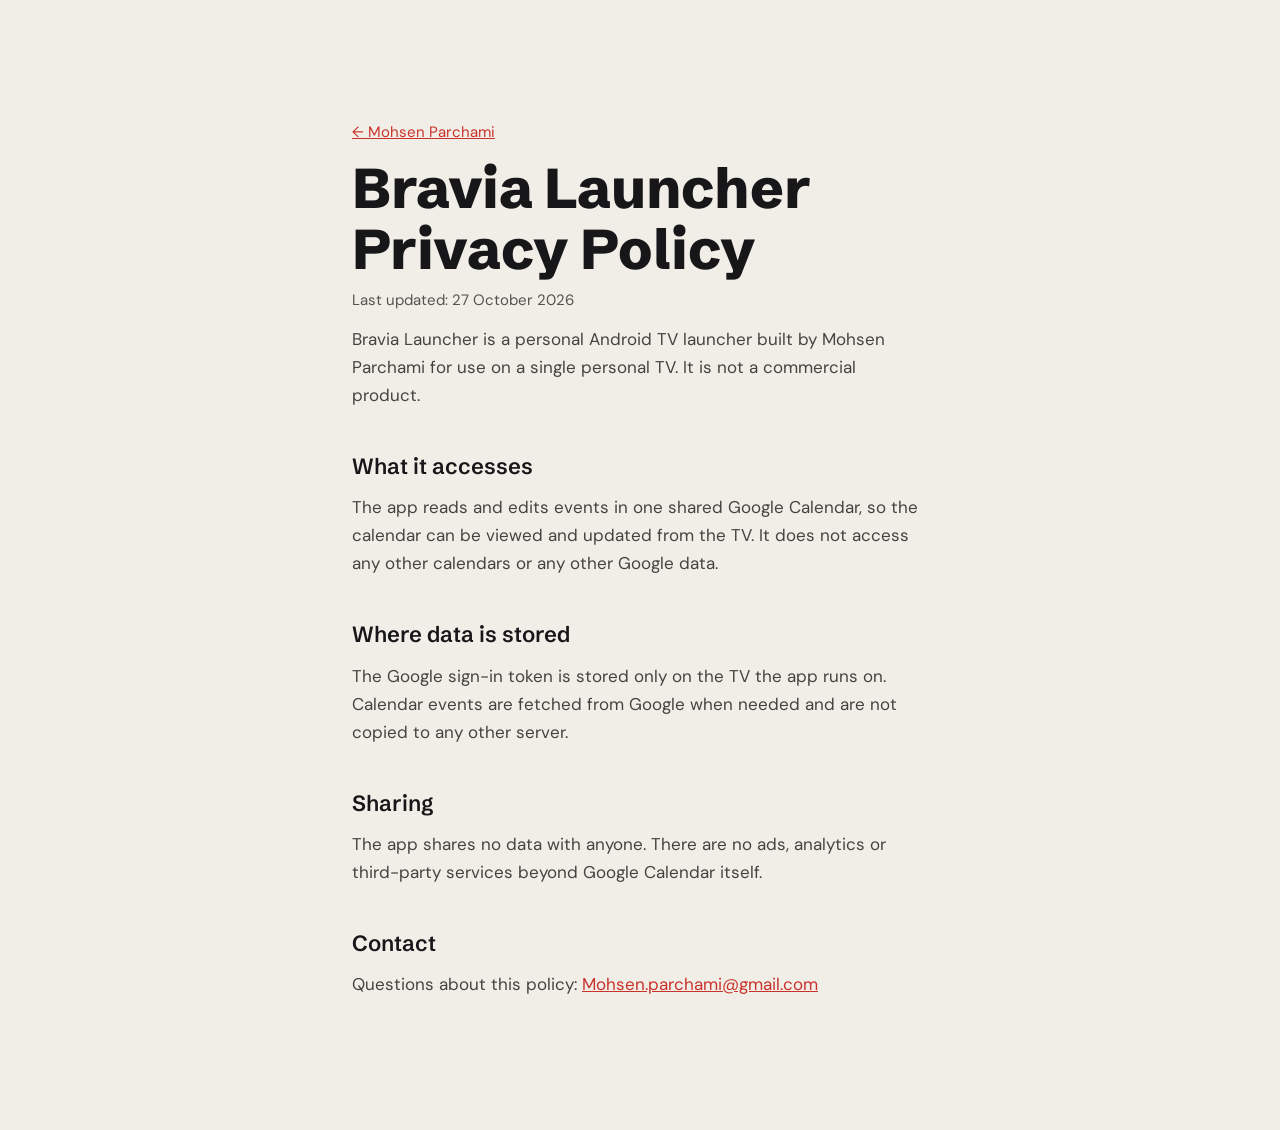
<file: privacy.html>
<!DOCTYPE html>
<html lang="en">
<head>
    <meta charset="utf-8">
    <meta name="viewport" content="width=device-width, initial-scale=1.0">
    <title>Bravia Launcher · Privacy Policy</title>
    <meta name="description" content="Privacy policy for Bravia Launcher, a personal Android TV launcher.">
    <meta name="author" content="Mohsen Parchami">
    <link rel="canonical" href="https://mohjo13.github.io/privacy.html">
    <meta name="theme-color" content="#F1EEE7">
    <link rel="icon" type="image/png" sizes="48x48" href="assets/images/favicon-48.png">
    <link rel="stylesheet" href="https://fonts.googleapis.com/css2?family=Schibsted+Grotesk:wght@600;800&family=DM+Sans:wght@400;500;700&display=swap">
    <link rel="stylesheet" href="assets/css/styles.css">
    <style>
        .policy { max-width: 720px; padding-top: var(--section-y); padding-bottom: var(--section-y); }
        .policy h1 { font-family: var(--font-display); font-weight: 800; font-size: clamp(36px, 5vw, 56px); line-height: 1.1; margin-bottom: 8px; }
        .policy h2 { font-family: var(--font-display); font-weight: 600; font-size: 22px; margin: 40px 0 8px; }
        .policy p { color: var(--text-body); margin-bottom: 12px; }
        .policy .meta { color: var(--text-muted); font-size: var(--fs-small); }
        .policy a { color: var(--accent-ink); text-decoration: underline; }
    </style>
</head>
<body>
    <main class="container policy">
        <p class="meta"><a href="./">&larr; Mohsen Parchami</a></p>
        <h1>Bravia Launcher Privacy Policy</h1>
        <p class="meta">Last updated: 27 October 2026</p>

        <p>Bravia Launcher is a personal Android TV launcher built by Mohsen Parchami for use on a single personal TV. It is not a commercial product.</p>

        <h2>What it accesses</h2>
        <p>The app reads and edits events in one shared Google Calendar, so the calendar can be viewed and updated from the TV. It does not access any other calendars or any other Google data.</p>

        <h2>Where data is stored</h2>
        <p>The Google sign-in token is stored only on the TV the app runs on. Calendar events are fetched from Google when needed and are not copied to any other server.</p>

        <h2>Sharing</h2>
        <p>The app shares no data with anyone. There are no ads, analytics or third-party services beyond Google Calendar itself.</p>

        <h2>Contact</h2>
        <p>Questions about this policy: <a href="mailto:Mohsen.parchami@gmail.com">Mohsen.parchami@gmail.com</a></p>
    </main>
</body>
</html>
</file>
<file: assets/css/styles.css>
*, *::before, *::after {
    box-sizing: border-box;
    margin: 0;
    padding: 0;
}

:root {
    /* Surfaces */
    --paper: #F1EEE7;          /* page background */
    --paper-2: #E8E4DA;        /* sunken panels, photo placeholder */
    --ink: #17171A;            /* text, dark panels, contact section */
    --line: #D6D1C6;           /* hairlines on paper */
    --line-strong: #BDB7AA;    /* inactive tab borders */
    --line-dark: #34343A;      /* hairlines on ink */

    /* Text */
    --text: #17171A;
    --text-body: #45433F;      /* paragraphs */
    --text-muted: #55534E;     /* captions, labels */
    --text-on-ink: #F1EEE7;
    --text-on-ink-muted: #A9A69E;

    /* Accent */
    --accent: #C8322A;         /* parry red: fills, underlines, dots */
    --accent-ink: #C8322A;     /* accent text on paper */
    --on-accent: #F1EEE7;      /* text on accent fills */

    /* Tertiary */
    --tertiary: #6DBEE2;       /* WIP badge, dev commentary, card focus */
    --on-tertiary: #17171A;    /* text on tertiary fills */

    /* Type */
    --font-display: 'Schibsted Grotesk', 'Arial Narrow', sans-serif;
    --font-body: 'DM Sans', system-ui, sans-serif;
    --font-label: var(--font-body);

    /* Display sizes */
    --fs-hero: clamp(57.6px, 9.45vw, 135px);
    --fs-h2: clamp(36px, 4.5vw, 57.6px);
    --fs-h3: clamp(28.8px, 3.6vw, 50.4px);
    --fs-h3-sys: clamp(25.2px, 2.7vw, 36px);
    --fs-lead: clamp(25.2px, 2.7vw, 39.6px);
    --fs-contact: clamp(50.4px, 7.2vw, 100.8px);
    --fs-body: 17px;
    --fs-small: 15px;
    --fs-caption: 13px;
    --fs-label: 12px;

    /* Spacing scale */
    --sp-1: 4px; --sp-2: 8px; --sp-3: 12px; --sp-4: 16px; --sp-5: 20px;
    --sp-6: 24px; --sp-8: 32px; --sp-10: 40px; --sp-12: 48px; --sp-16: 64px;
    --sp-18: 72px; --sp-30: 120px;
    --gutter: 72px;
    --section-y: 120px;
    --content-max: 1296px;
    --control-h: 52px;
    --tab-h: 44px;

    /* Radius */
    --radius: 0px;

    /* Layout and motion */
    --nav-h: 88px;
    --ease: cubic-bezier(0.4, 0, 0.2, 1);
    --transition: 0.3s var(--ease);
}

html {
    scroll-behavior: smooth;
    overflow-x: hidden;
}

/* iOS Safari ignores overflow-x on html alone; clip keeps sticky working */
html, body {
    overflow-x: clip;
}

body {
    background: var(--paper);
    color: var(--text);
    font-family: var(--font-body);
    font-size: var(--fs-body);
    line-height: 1.65;
}

img {
    display: block;
    max-width: 100%;
}

a {
    text-decoration: none;
    color: var(--text);
    transition: color var(--transition);
}

    a:hover {
        color: var(--accent-ink);
    }

ul {
    list-style: none;
}

::-webkit-scrollbar {
    width: 5px;
}

::-webkit-scrollbar-track {
    background: var(--paper);
}

::-webkit-scrollbar-thumb {
    background: var(--line-strong);
}

    ::-webkit-scrollbar-thumb:hover {
        background: var(--text-muted);
    }

.container {
    width: 100%;
    max-width: calc(var(--content-max) + 2 * var(--gutter));
    margin: 0 auto;
    padding: 0 var(--gutter);
}

/* #region Scroll progress bar */
#scrollBar {
    position: fixed;
    top: var(--nav-h);
    left: 0;
    height: 3px;
    width: 100%;
    transform: scaleX(0);
    transform-origin: left center;
    will-change: transform;
    background: var(--accent);
    z-index: 99;
    pointer-events: none;
}

/* #endregion */

/* #region Section shared */
.section {
    padding: var(--section-y) 0;
}

/* Section header (every section except Hero and Contact) */
.section-head {
    display: flex;
    justify-content: space-between;
    align-items: flex-end;
    gap: var(--sp-8);
    padding-bottom: var(--sp-8);
    border-bottom: 1px solid var(--line);
    margin-bottom: var(--sp-12);
}

.section-head-title {
    display: flex;
    align-items: baseline;
    gap: var(--sp-5);
}

.section-h2 {
    font-family: var(--font-display);
    font-size: var(--fs-h2);
    font-weight: 800;
    line-height: 0.95;
    letter-spacing: -0.02em;
}

.section-head-text {
    max-width: 420px;
    color: var(--text-body);
}

/* Uppercase label */
.mono-label {
    font-family: var(--font-label);
    font-size: var(--fs-label);
    text-transform: uppercase;
    letter-spacing: 0.1em;
    color: var(--text-muted);
}

/* #endregion */

/* #region Buttons */
.btn {
    display: inline-flex;
    align-items: center;
    justify-content: center;
    gap: 8px;
    height: var(--control-h);
    padding: 0 24px;
    border-radius: var(--radius);
    font-family: var(--font-body);
    font-size: 16px;
    font-weight: 500;
    line-height: 1;
    cursor: pointer;
    border: none;
    transition: background var(--transition), color var(--transition), border-color var(--transition);
}

.btn-primary {
    background: var(--accent);
    color: var(--on-accent);
    font-weight: 700;
}

    .btn-primary:hover {
        background: var(--ink);
        color: var(--text-on-ink);
    }

.btn-outline {
    background: transparent;
    color: var(--text);
    border: 1px solid var(--ink);
}

    .btn-outline:hover {
        background: var(--ink);
        color: var(--text-on-ink);
    }

/* #endregion */

/* #region Nav */
#navbar {
    position: fixed;
    top: 0;
    left: 0;
    right: 0;
    z-index: 100;
    background: var(--paper);
    border-bottom: 1px solid var(--line);
}

.nav-inner {
    max-width: calc(var(--content-max) + 2 * var(--gutter));
    height: var(--nav-h);
    margin: 0 auto;
    padding: 0 var(--gutter);
    display: flex;
    align-items: center;
    justify-content: space-between;
    gap: var(--sp-8);
}

.nav-logo {
    font-family: var(--font-display);
    font-size: 22px;
    font-weight: 800;
    color: var(--text);
    letter-spacing: -0.01em;
}

    .nav-logo:hover {
        color: var(--text);
    }

.nav-links {
    display: flex;
    align-items: center;
    gap: var(--sp-8);
    margin-left: auto;
}

.nav-link {
    font-size: var(--fs-small);
    font-weight: 500;
    color: var(--text-body);
    padding: 6px 0;
    position: relative;
}

    .nav-link::after {
        content: '';
        position: absolute;
        bottom: 0;
        left: 0;
        right: 0;
        height: 2px;
        background: var(--accent);
        transform: scaleX(0);
        transform-origin: left;
        transition: transform var(--transition);
    }

    .nav-link:hover, .nav-link.active {
        color: var(--text);
    }

        .nav-link.active::after {
            transform: scaleX(1);
        }

.nav-actions {
    display: flex;
    align-items: center;
    gap: var(--sp-2);
}

.nav-cv {
    display: inline-flex;
    align-items: center;
    height: var(--tab-h);
    padding: 0 var(--sp-5);
    background: var(--ink);
    color: var(--text-on-ink);
    font-family: var(--font-label);
    font-size: var(--fs-caption);
    font-weight: 500;
    letter-spacing: 0.05em;
    text-transform: uppercase;
}

    .nav-cv:hover {
        color: var(--accent);
    }

.nav-burger {
    display: none;
    flex-direction: column;
    align-items: center;
    justify-content: center;
    gap: 5px;
    width: var(--tab-h);
    height: var(--tab-h);
    background: none;
    border: 1px solid var(--ink);
    cursor: pointer;
}

    .nav-burger span {
        display: block;
        width: 20px;
        height: 2px;
        background: var(--ink);
    }

.nav-mobile {
    display: none;
    flex-direction: column;
    background: var(--paper);
    border-top: 1px solid var(--line);
    padding: var(--sp-2) 0;
}

    .nav-mobile.open {
        display: flex;
    }

.nav-mobile-link {
    display: flex;
    align-items: center;
    min-height: var(--tab-h);
    font-size: var(--fs-body);
    font-weight: 500;
    color: var(--text);
    padding: 0 var(--gutter);
}

    .nav-mobile-link:hover {
        background: var(--paper-2);
    }

/* #endregion */

/* #region Media panel (hero, systems) */
.media-panel {
    position: relative;
    margin: 0;
    padding: var(--sp-5);
    background: var(--ink);
}

    .media-panel video,
    .media-panel img {
        display: block;
        width: 100%;
        height: 100%;
        object-fit: cover;
    }

.media-caption,
.media-meta {
    position: absolute;
    left: var(--sp-5);
    padding: 6px 10px;
    background: var(--ink);
    font-family: var(--font-label);
    font-size: var(--fs-label);
    letter-spacing: 0.1em;
    text-transform: uppercase;
    line-height: 1.2;
}

.media-caption {
    top: var(--sp-5);
    color: var(--text-on-ink);
}

.media-meta {
    bottom: var(--sp-5);
    color: var(--text-on-ink-muted);
}

/* #endregion */

/* #region Hero */
#hero {
    min-height: 100vh;
    min-height: 100svh;
    padding-top: var(--nav-h);
    display: flex;
    align-items: center;
}

.hero-inner {
    width: 100%;
    max-width: calc(var(--content-max) + 2 * var(--gutter));
    margin: 0 auto;
    padding: var(--sp-12) var(--gutter);
    display: flex;
    flex-direction: column;
    gap: 36px;
}

.hero-name {
    font-family: var(--font-display);
    font-size: var(--fs-hero);
    font-weight: 800;
    line-height: 0.86;
    letter-spacing: -0.025em;
    color: var(--text);
}

.hero-grid {
    display: grid;
    grid-template-columns: 1fr 1fr 1.25fr;
    /* 3rd row soaks up the media's extra height, so proof spans exactly
       intro + actions and its bottom border meets the buttons' bottom */
    grid-template-rows: auto auto 1fr;
    grid-template-areas:
        "intro   proof media"
        "actions proof media"
        ".       .     media";
    column-gap: var(--sp-12);
    row-gap: var(--sp-8);
}

.hero-intro {
    grid-area: intro;
    display: flex;
    flex-direction: column;
    gap: var(--sp-4);
}

.hero-role {
    font-family: var(--font-display);
    font-size: 28px;
    font-weight: 600;
    line-height: 1.15;
    letter-spacing: 0em;
}

.hero-lead {
    color: var(--text-body);
}

.hero-actions {
    grid-area: actions;
    align-self: end;
    justify-self: start;
    display: flex;
    flex-direction: column;
    align-items: stretch;
    gap: var(--sp-3);
}

.hero-proof {
    grid-area: proof;
    display: flex;
    flex-direction: column;
}

.proof-item {
    flex: 1;
    min-width: 0;
    overflow-wrap: anywhere;
    padding: var(--sp-5) 0;
    border-top: 1px solid var(--line);
}

    .proof-item:last-child {
        border-bottom: 1px solid var(--line);
    }

.proof-num,
.proof-title {
    font-family: var(--font-display);
    font-weight: 800;
    line-height: 1;
    letter-spacing: -0.01em;
    margin-bottom: var(--sp-2);
}

.proof-num {
    font-size: 48px;
    color: var(--accent-ink);
}

.proof-title {
    font-size: 32px;
}

.proof-text {
    font-size: var(--fs-small);
    color: var(--text-body);
    line-height: 1.5;
}

/* min-width: 0 stops iOS Safari sizing the flex item from the video's
   intrinsic width, which pushed the panel past the right edge */
.hero-media {
    grid-area: media;
    height: 280px;
    min-width: 0;
    max-width: 100%;
}

/* #endregion */

/* #region About */
.about-grid {
    display: grid;
    grid-template-columns: 360px minmax(0, 1fr);
    gap: var(--sp-18);
    align-items: start;
}

.about-photo {
    margin: 0;
    display: flex;
    flex-direction: column;
    gap: var(--sp-3);
}

    .about-photo img {
        width: 100%;
        height: auto;
        aspect-ratio: 4 / 5;
        object-fit: cover;
        object-position: center top;
        background: var(--paper-2);
    }

.about-content {
    display: flex;
    flex-direction: column;
    gap: var(--sp-8);
}

.about-lead {
    font-family: var(--font-display);
    font-size: var(--fs-lead);
    font-weight: 600;
    line-height: 1.08;
    letter-spacing: -0.01em;
}

.about-text {
    display: flex;
    flex-direction: column;
    gap: var(--sp-4);
    max-width: 68ch;
}

.about-body {
    font-size: 19px;
    color: var(--text-body);
}

/* #endregion */

/* #region Projects */
.proj-list {
    display: flex;
    flex-direction: column;
    gap: var(--sp-16);
}

.proj {
    display: grid;
    grid-template-columns: 1.15fr 1fr;
    gap: var(--sp-12);
    align-items: center;
}

    .proj + .proj {
        padding-top: var(--sp-16);
        border-top: 1px solid var(--line);
    }

.proj--media-right {
    grid-template-columns: 1fr 1.15fr;
}

    .proj--media-right .proj-media {
        order: 2;
    }

.proj-media {
    height: 460px;
    min-width: 0;
}

.proj-badge {
    position: absolute;
    bottom: var(--sp-5);
    left: var(--sp-5);
    display: inline-flex;
    align-items: center;
    gap: var(--sp-2);
    height: 32px;
    padding: 0 var(--sp-3);
    font-family: var(--font-label);
    font-size: var(--fs-label);
    letter-spacing: 0.1em;
    text-transform: uppercase;
}

.proj-badge--live {
    background: var(--accent);
    color: var(--on-accent);
}

.proj-badge--wip {
    background: var(--tertiary);
    color: var(--on-tertiary);
}

    .proj-badge--wip::before {
        content: '';
        width: 8px;
        height: 8px;
        background: var(--on-tertiary);
        flex-shrink: 0;
    }

.proj-info {
    display: flex;
    flex-direction: column;
    gap: var(--sp-5);
    min-width: 0;
}

.proj-title {
    font-family: var(--font-display);
    font-size: var(--fs-h3);
    font-weight: 800;
    line-height: 0.95;
    letter-spacing: -0.02em;
}

.proj-desc {
    color: var(--text-body);
}

.proj-part {
    display: flex;
    flex-direction: column;
    gap: var(--sp-2);
}

.proj-part-list li {
    padding: 9px 0;
    border-top: 1px solid var(--line);
    font-size: var(--fs-small);
}

    .proj-part-list li:last-child {
        border-bottom: 1px solid var(--line);
    }

.proj-actions {
    display: flex;
    align-items: center;
    flex-wrap: wrap;
    gap: var(--sp-6);
    margin-top: var(--sp-2);
}

/* More work */
.more-work {
    display: flex;
    flex-direction: column;
    gap: var(--sp-5);
    margin-top: var(--sp-18);
}

.more-grid {
    display: grid;
    grid-template-columns: repeat(3, minmax(0, 1fr));
    gap: var(--sp-8);
}

.more-item {
    display: flex;
    flex-direction: column;
    gap: var(--sp-2);
    padding-top: 14px;
    border-top: 2px solid var(--ink);
}

.more-title {
    font-family: var(--font-display);
    font-size: 24px;
    font-weight: 600;
    line-height: 1.15;
    letter-spacing: 0em;
    color: var(--text);
    transition: color var(--transition);
}

.more-item:hover .more-title {
    color: var(--accent-ink);
}

.more-arrow {
    display: inline-block;
    width: 0.7em;
    height: 0.7em;
    margin-left: 0.15em;
    vertical-align: 0.05em;
    fill: none;
    stroke: currentColor;
    stroke-width: 2;
    stroke-linecap: square;
    transition: transform var(--transition);
}

.more-item:hover .more-arrow {
    transform: translate(2px, -2px);
}

.more-meta {
    font-family: var(--font-label);
    font-size: var(--fs-label);
    letter-spacing: 0.1em;
    text-transform: uppercase;
    color: var(--text-muted);
}

.more-desc {
    font-size: var(--fs-small);
    color: var(--text-body);
    line-height: 1.55;
}

/* #endregion */

/* #region Skills */
.skills-grid {
    display: grid;
    grid-template-columns: repeat(4, minmax(0, 1fr));
    gap: var(--sp-8);
}

.skill-group {
    border-top: 2px solid var(--ink);
    padding-top: 14px;
}

.skill-group-head {
    display: flex;
    justify-content: space-between;
    align-items: baseline;
    gap: var(--sp-3);
    padding-bottom: var(--sp-2);
    font-family: var(--font-label);
    font-size: var(--fs-label);
    font-weight: 500;
    letter-spacing: 0.1em;
    text-transform: uppercase;
    color: var(--text);
}

.skill-list li {
    display: flex;
    justify-content: space-between;
    align-items: baseline;
    flex-wrap: wrap;
    gap: var(--sp-1) var(--sp-3);
    padding: var(--sp-3) 0;
    border-bottom: 1px solid var(--line);
}

.skill-name {
    font-size: 19px;
    font-weight: 500;
    line-height: 1.3;
}

.skill-tag {
    margin-left: auto;
    font-family: var(--font-label);
    font-size: var(--fs-label);
    color: var(--text-muted);
    text-align: right;
}

/* #endregion */

/* #region Systems */
.sys-controls {
    display: flex;
    justify-content: space-between;
    align-items: flex-end;
    gap: var(--sp-6);
    flex-wrap: wrap;
    margin-bottom: var(--sp-8);
}

.sys-project-picker {
    display: flex;
    flex-wrap: wrap;
    gap: var(--sp-2) var(--sp-8);
}

.sys-project-btn {
    padding: 0 0 6px;
    background: none;
    border: none;
    border-bottom: 4px solid transparent;
    cursor: pointer;
    font-family: var(--font-display);
    font-size: 26px;
    font-weight: 600;
    line-height: 1.1;
    letter-spacing: 0em;
    color: var(--text-muted);
    transition: color var(--transition), border-color var(--transition);
}

    .sys-project-btn:hover {
        color: var(--text);
    }

    .sys-project-btn.active {
        font-weight: 800;
        color: var(--text);
        border-bottom-color: var(--accent);
    }

.sys-tabs {
    display: flex;
    gap: var(--sp-2);
}

.sys-tab {
    flex: none;
    height: var(--tab-h);
    padding: 0 var(--sp-5);
    background: transparent;
    border: 1px solid var(--line-strong);
    cursor: pointer;
    font-family: var(--font-body);
    font-size: var(--fs-small);
    font-weight: 400;
    color: var(--text);
    white-space: nowrap;
    transition: background var(--transition), color var(--transition), border-color var(--transition);
}

    .sys-tab:hover {
        border-color: var(--ink);
    }

    .sys-tab.active {
        background: var(--ink);
        border-color: var(--ink);
        color: var(--text-on-ink);
        font-weight: 700;
    }

.sys-project-btn:focus-visible,
.sys-tab:focus-visible,
.btn:focus-visible,
.more-item:focus-visible,
.contact-row:focus-visible,
.nav-link:focus-visible,
.nav-logo:focus-visible,
.nav-mobile-link:focus-visible,
.nav-cv:focus-visible,
.nav-burger:focus-visible {
    outline: 2px solid var(--accent-ink);
    outline-offset: 3px;
}

.sys-panel {
    display: none;
    grid-template-columns: 1.55fr 1fr;
    gap: var(--sp-12);
    align-items: center;
}

    .sys-panel.active {
        display: grid;
        animation: panelFadeIn 0.4s ease-out forwards;
    }

@keyframes panelFadeIn {
    from {
        opacity: 0;
        transform: translateY(12px);
    }

    to {
        opacity: 1;
        transform: translateY(0);
    }
}

.sys-media {
    aspect-ratio: 16 / 9;
    min-width: 0;
}

.sys-content {
    display: flex;
    flex-direction: column;
    gap: var(--sp-4);
}

.sys-title {
    font-family: var(--font-display);
    font-size: var(--fs-h3-sys);
    font-weight: 600;
    line-height: 1.05;
    letter-spacing: -0.01em;
}

.sys-desc {
    color: var(--text-body);
}

.sys-stack {
    display: flex;
    flex-direction: column;
    gap: var(--sp-1);
    margin-top: var(--sp-2);
    padding-top: var(--sp-4);
    border-top: 1px solid var(--line);
}

.sys-stack-line {
    font-size: var(--fs-small);
    font-weight: 500;
}

/* #endregion */

/* #region Contact */
#contact {
    padding: var(--sp-30) 0 var(--sp-12);
    background: var(--ink);
    color: var(--text-on-ink);
}

    #contact a {
        color: var(--text-on-ink);
    }

        #contact a:hover {
            color: var(--accent);
        }

    #contact .btn-primary,
    #contact .btn-primary:hover {
        color: var(--on-accent);
    }

        #contact .btn-primary:hover {
            background: var(--paper);
            color: var(--ink);
        }

    #contact .btn:focus-visible,
    .contact-row:focus-visible {
        outline-color: var(--accent);
    }

.contact-title {
    margin-top: var(--sp-6);
    font-family: var(--font-display);
    font-size: var(--fs-contact);
    font-weight: 800;
    line-height: 0.9;
    letter-spacing: -0.025em;
    color: var(--text-on-ink);
}

.contact-grid {
    display: grid;
    grid-template-columns: 1fr 1.3fr;
    gap: var(--sp-18);
    margin-top: var(--sp-16);
    align-items: start;
}

.contact-intro {
    display: flex;
    flex-direction: column;
    align-items: flex-start;
    gap: var(--sp-8);
}

    .contact-intro p {
        font-size: 20px;
        line-height: 1.5;
        color: var(--text-on-ink-muted);
    }

.contact-links li {
    border-top: 1px solid var(--line-dark);
}

    .contact-links li:last-child {
        border-bottom: 1px solid var(--line-dark);
    }

.contact-row {
    display: grid;
    grid-template-columns: 120px minmax(0, 1fr) auto;
    align-items: center;
    gap: var(--sp-4);
    min-height: 64px;
    padding: var(--sp-3) 0;
}

.contact-label {
    font-family: var(--font-label);
    font-size: var(--fs-label);
    letter-spacing: 0.1em;
    text-transform: uppercase;
    color: var(--text-on-ink-muted);
}

.contact-value {
    font-size: 20px;
    line-height: 1.3;
    overflow-wrap: anywhere;
}

.contact-arrow {
    font-size: 20px;
}

.contact-bar {
    display: flex;
    justify-content: space-between;
    align-items: center;
    flex-wrap: wrap;
    gap: var(--sp-3) var(--sp-8);
    margin-top: var(--sp-16);
    padding-top: var(--sp-6);
    border-top: 1px solid var(--line-dark);
    font-size: 14px;
    color: var(--text-on-ink-muted);
}

/* #endregion */

/* #region Dev commentary */
/* Systems: one toggle shows each system's build notes under its stack line.
   State: #systems.is-commentary, set by initSysCommentary in script.js. */
.sys-commentary-toggle {
    width: 100%;
    min-height: var(--control-h);
    margin-bottom: var(--sp-8);
    padding: 0;
    display: flex;
    align-items: center;
    justify-content: space-between;
    gap: var(--sp-4);
    background: none;
    border: 0;
    border-top: 1px solid var(--line);
    border-bottom: 1px solid var(--line);
    cursor: pointer;
    font-family: var(--font-label);
    font-size: var(--fs-caption);
    font-weight: 500;
    letter-spacing: 0.1em;
    text-transform: uppercase;
    color: var(--text);
}

    .sys-commentary-toggle:focus-visible {
        outline: 2px solid var(--accent-ink);
        outline-offset: 3px;
    }

.sys-switch {
    display: flex;
    align-items: center;
    gap: 10px;
}

.sys-switch-state {
    color: var(--text-muted);
}

.sys-switch-track {
    width: 44px;
    height: 24px;
    padding: 3px;
    display: flex;
    justify-content: flex-start;
    border: 1px solid var(--ink);
    transition: background var(--transition);
}

.sys-switch-knob {
    width: 16px;
    height: 16px;
    background: var(--line-strong);
    transition: background var(--transition);
}

.sys-commentary-toggle[aria-pressed="true"] .sys-switch-state {
    color: var(--accent-ink);
}

.sys-commentary-toggle[aria-pressed="true"] .sys-switch-track {
    justify-content: flex-end;
    background: var(--tertiary);
}

.sys-commentary-toggle[aria-pressed="true"] .sys-switch-knob {
    background: var(--ink);
}

.sys-commentary {
    display: none;
    flex-direction: column;
    margin-top: var(--sp-2);
    padding: var(--sp-5);
    background: var(--ink);
    color: var(--text-on-ink);
}

    #systems.is-commentary .sys-commentary {
        display: flex;
        animation: panelFadeIn 0.3s ease-out;
    }

    /* taller text column: pin the clip to the top instead of centring it */
    #systems.is-commentary .sys-panel.active {
        align-items: start;
    }

.sys-commentary-label {
    display: flex;
    align-items: center;
    gap: 10px;
    margin-bottom: var(--sp-3);
    font-family: var(--font-label);
    font-size: var(--fs-label);
    letter-spacing: 0.1em;
    text-transform: uppercase;
    color: var(--tertiary);
}

.sys-commentary-dot {
    width: 8px;
    height: 8px;
    background: var(--tertiary);
    flex-shrink: 0;
}

.sys-note {
    display: flex;
    flex-direction: column;
    gap: 6px;
    padding: var(--sp-4) 0;
    border-top: 1px solid var(--line-dark);
}

    .sys-note:last-child {
        padding-bottom: 0;
    }

.sys-note-title {
    font-size: var(--fs-body);
    font-weight: 700;
    line-height: 1.3;
}

.sys-note-text {
    font-size: var(--fs-small);
    line-height: 1.55;
    color: var(--text-on-ink-muted);
}

    .sys-note-text code {
        font-family: ui-monospace, SFMono-Regular, Menlo, Consolas, monospace;
        font-size: 0.88em;
        padding: 1px 5px;
        background: var(--line-dark);
        color: var(--text-on-ink);
        overflow-wrap: anywhere;
    }
/* #endregion */

/* #region Scroll reveal */
.reveal {
    opacity: 0;
    transform: translateY(12px);
    transition: opacity 0.4s ease-out, transform 0.4s ease-out;
}

    .reveal.visible {
        opacity: 1;
        transform: translateY(0);
    }

/* #endregion */

/* #region Responsive */
@media (max-width: 900px) {
    .hero-grid {
        grid-template-columns: 1fr;
        grid-template-rows: none;
        grid-template-areas:
            "intro"
            "proof"
            "media"
            "actions";
    }

    .hero-proof {
        flex-direction: row;
        gap: var(--sp-6);
    }

        .proof-item {
            flex: 1;
        }

            .proof-item:last-child {
                border-bottom: none;
            }

    .hero-media {
        height: auto;
        aspect-ratio: 16 / 9;
    }
    .about-grid {
        grid-template-columns: minmax(0, 1fr);
        gap: var(--sp-10);
    }

    .about-photo {
        max-width: 260px;
    }

    .proj,
    .proj--media-right {
        grid-template-columns: minmax(0, 1fr);
        gap: var(--sp-8);
    }

        .proj--media-right .proj-media {
            order: 0;
        }

    .proj-media {
        height: auto;
        aspect-ratio: 16 / 10;
    }

    .more-grid {
        grid-template-columns: minmax(0, 1fr);
    }

    .skills-grid {
        grid-template-columns: repeat(2, minmax(0, 1fr));
        row-gap: var(--sp-10);
    }

    .sys-controls {
        flex-direction: column;
        flex-wrap: nowrap;      /* wrap would size each line to its widest child */
        align-items: stretch;
    }

    /* 2 x 2 grid instead of a sideways-scrolling row */
    .sys-tabs {
        display: grid;
        grid-template-columns: repeat(2, minmax(0, 1fr));
    }

        .sys-tabs.sys-hidden {
            display: none;
        }

    .sys-panel.active {
        grid-template-columns: minmax(0, 1fr);
        gap: var(--sp-8);
    }

    .section-head {
        flex-direction: column;
        align-items: flex-start;
        gap: var(--sp-4);
    }
}

@media (max-width: 700px) {
    :root {
        --gutter: 24px;
        --section-y: 72px;
    }

    .nav-links {
        display: none;
    }

    /* Hero: fill the first screen, buttons pinned to its bottom */
    #hero {
        align-items: stretch;
    }

    .hero-inner {
        padding: var(--sp-5) var(--gutter) 0;
        gap: var(--sp-4);
    }

    .hero-grid {
        flex: 1;
        display: flex;
        flex-direction: column;
        gap: var(--sp-4);
    }

    .hero-role {
        font-size: 21px;
    }

    .about-body {
        font-size: var(--fs-body);
    }

    .sys-project-picker {
        column-gap: var(--sp-5);
    }

    .sys-project-btn {
        font-size: 21px;
    }

    .proof-num {
        font-size: 34px;
    }

    .proof-title {
        font-size: 24px;
    }

    .proof-item {
        padding: var(--sp-3) 0 0;
    }

    .hero-media {
        padding: var(--sp-3);
        width: 100%;
    }

        /* taken out of flow so the panel's size comes only from its
           aspect-ratio, never from the video or poster dimensions */
        .hero-media video {
            position: absolute;
            top: var(--sp-3);
            left: var(--sp-3);
            width: calc(100% - 2 * var(--sp-3));
            height: calc(100% - 2 * var(--sp-3));
        }

        .hero-media .media-caption,
        .hero-media .media-meta {
            left: var(--sp-3);
        }

        .hero-media .media-caption {
            top: var(--sp-3);
        }

        .hero-media .media-meta {
            bottom: var(--sp-3);
        }

    /* sits at the bottom of the hero and scrolls with the page */
    .hero-actions {
        align-self: stretch;
        margin-top: auto;
        flex-direction: column;
        gap: var(--sp-2);
        margin-inline: calc(-1 * var(--gutter));
        padding: var(--sp-3) var(--gutter) calc(var(--sp-3) + env(safe-area-inset-bottom));
        border-top: 1px solid var(--line);
    }

        .hero-actions .btn {
            width: 100%;
        }

    .nav-burger {
        display: flex;
    }


    #contact {
        padding-top: var(--sp-18);
    }

    .contact-grid {
        grid-template-columns: minmax(0, 1fr);
        gap: var(--sp-10);
        margin-top: var(--sp-10);
    }

    .contact-row {
        grid-template-columns: 88px minmax(0, 1fr) auto;
    }

    .contact-value {
        font-size: var(--fs-body);
    }

    .contact-bar {
        flex-direction: column;
        align-items: flex-start;
    }
}

@media (max-width: 420px) {
    .skills-grid {
        grid-template-columns: minmax(0, 1fr);
    }
}

/* #endregion */

/* #region Attribute Cards */
/* About: 4 expandable cards. Desktop = accordion spines, mobile = tap-to-pull-out
   stack. State classes (.is-open / .is-hot) are set by initAttributeCards. */

/* The cards span the full About column; the prose keeps its 68ch measure. */
.about-text:has(> .attr-cards) {
    max-width: none;
    container: attr / inline-size;
}

    .about-text:has(> .attr-cards) > p {
        max-width: 68ch;
    }

.attr-cards {
    --attr-accent: var(--tertiary);
    --attr-card-bg: #FBFAF6;
    --attr-card-border: rgba(23, 23, 26, .16);
    --attr-text: #4A4A4F;
    --attr-ease: cubic-bezier(.2, .8, .2, 1);
    display: flex;
    width: 100%;
    margin-top: var(--sp-4);
}

.attr-card {
    position: relative;
    appearance: none;
    margin: 0;
    padding: 0;
    font: inherit;
    color: var(--ink);
    text-align: left;
    cursor: pointer;
    background: var(--attr-card-bg);
    border: 1px solid var(--attr-card-border);
    transition: background-color .3s ease, color .3s ease, border-color .3s ease;
}

    .attr-card:nth-child(1) { z-index: 4; }
    .attr-card:nth-child(2) { z-index: 3; }
    .attr-card:nth-child(3) { z-index: 2; }
    .attr-card:nth-child(4) { z-index: 1; }

    .attr-card:focus-visible {
        outline: 2px solid var(--attr-accent);
        outline-offset: 2px;
    }

.attr-card__title {
    font-family: var(--font-display);
    font-weight: 700;
    color: var(--ink);
    transition: color .3s ease;
}

.attr-card__text {
    font-family: var(--font-body);
    font-size: 16px;
    line-height: 1.55;
    color: var(--attr-text);
    transition: color .3s ease;
}

.attr-card__chevron {
    display: none;
}

/* Wide column: accordion spines (container query, so split-screen widths fall back to the stack) */
@container attr (min-width: 700px) {
    .attr-cards {
        height: 270px;
    }

    .attr-card {
        flex: 1 1 0;
        min-width: 0;
        overflow: hidden;
        border-radius: 14px;
        transition: flex-grow .55s var(--attr-ease), background-color .3s ease, color .3s ease, border-color .3s ease;
    }

        .attr-card + .attr-card {
            margin-left: -14px;
            box-shadow: -10px 0 22px -16px rgba(23, 23, 26, .35);
        }

        .attr-card.is-open {
            flex-grow: 7;
        }

    .attr-card__body {
        position: absolute;
        top: 0;
        left: 0;
        width: 470px;
        padding: 30px 28px;
        display: flex;
        flex-direction: column;
        gap: 14px;
        opacity: 0;
        transition: opacity .3s ease 0s;
    }

    .attr-card.is-open .attr-card__body {
        opacity: 1;
        transition-delay: .2s;
    }

    .attr-card__title {
        font-size: 32px;
        line-height: 1.05;
        letter-spacing: -0.01em;
    }

    .attr-card__spine {
        position: absolute;
        top: 0;
        bottom: 0;
        left: 0;
        width: 72px;
        padding: 24px 0;
        display: flex;
        flex-direction: column;
        justify-content: space-between;
        align-items: center;
        opacity: 1;
        transition: opacity .25s ease;
    }

    .attr-card.is-open .attr-card__spine {
        opacity: 0;
    }

    .attr-card + .attr-card .attr-card__body,
    .attr-card + .attr-card .attr-card__spine {
        left: 14px;
    }

    .attr-card__vtitle {
        font-family: var(--font-label);
        font-size: 15px;
        letter-spacing: .16em;
        text-transform: uppercase;
        color: var(--attr-text);
        writing-mode: vertical-rl;
        transform: rotate(180deg);
        white-space: nowrap;
        transition: color .3s ease;
    }
}

/* Wide column + real hover: the hovered/focused ("hot") card inverts */
@media (hover: hover) {
@container attr (min-width: 700px) {
    .attr-card.is-hot {
        background: var(--ink);
        border-color: var(--ink);
    }

        .attr-card.is-hot .attr-card__title {
            color: var(--text-on-ink);
        }

        .attr-card.is-hot .attr-card__text,
        .attr-card.is-hot .attr-card__vtitle {
            color: #CFCBC2;
        }
}

}

/* Narrow column: tap to pull out */
@container attr (max-width: 699.98px) {
    .attr-cards {
        flex-direction: column;
    }

    .attr-card {
        width: 100%;
        border-radius: 16px;
        padding: 16px 18px 16px;
        transition: border-color .3s ease, box-shadow .3s ease;
    }

        .attr-card + .attr-card {
            margin-top: -16px;
            padding-top: 30px;
        }

        .attr-card.is-open {
            border-color: var(--attr-accent);
            box-shadow: 0 18px 34px -20px rgba(23, 23, 26, .4);
        }

    .attr-card__spine {
        display: none;
    }

    /* Text row animates 0fr -> 1fr, so the open card always fits its full text. */
    .attr-card__body {
        display: grid;
        grid-template-columns: auto minmax(0, 1fr) auto;
        grid-template-rows: minmax(44px, auto) 0fr;
        align-items: center;
        column-gap: 12px;
        transition: grid-template-rows .45s var(--attr-ease);
    }

    .attr-card.is-open .attr-card__body {
        grid-template-rows: minmax(44px, auto) 1fr;
    }

    .attr-card__title {
        font-size: 22px;
        line-height: 1.15;
    }

    .attr-card__chevron {
        display: block;
        color: var(--ink);
        transition: transform .35s var(--attr-ease);
    }

    .attr-card.is-open .attr-card__chevron {
        transform: rotate(180deg);
    }

    .attr-card__text {
        grid-column: 1 / -1;
        align-self: start;
        min-height: 0;
        overflow: hidden;
        opacity: 0;
        transition: opacity .3s ease;
    }

    .attr-card.is-open .attr-card__text {
        opacity: 1;
    }
}
/* #endregion */

/* #region Layout helpers */
.sys-hidden {
    display: none;
}

/* #endregion */

/* #region Reduced motion */
@media (prefers-reduced-motion: reduce) {
    *, *::before, *::after {
        animation-duration: 0.01ms !important;
        animation-iteration-count: 1 !important;
        transition-duration: 0.01ms !important;
    }

    html {
        scroll-behavior: auto;
    }

    .attr-card,
    .attr-card * {
        transition: none !important;
    }
}

/* #endregion */

/* #region Accessibility: skip link */
.skip-link {
    position: absolute;
    left: var(--sp-5, 16px);
    top: -100px;
    z-index: 10000;
    padding: 10px 16px;
    background: #111;
    color: #fff;
    border-radius: 6px;
    text-decoration: none;
}

    .skip-link:focus {
        top: 12px;
    }
/* #endregion */
</file>
<file: assets/css/parry-game.css>
/* Parry minigame. Sized by .media-panel.hero-media in styles.css; everything
   here is absolutely positioned inside it, so the game never changes the hero layout. */

/* #region Tokens */
.pg {
    --pg-enemy: #C8322A;
    --pg-inset: 0;
    touch-action: manipulation;          /* no double-tap zoom */
    -webkit-user-select: none;
    user-select: none;
    -webkit-tap-highlight-color: transparent;
    outline: none;
}

    .pg:focus-visible {
        outline: 2px solid var(--accent);
        outline-offset: 3px;
    }

    .pg.is-playing {
        cursor: pointer;
    }

/* no frame: the game sits straight on the page */
.pg.media-panel {
    padding: 0;
    background: transparent;
}
/* #endregion */

/* #region Stage */
.pg-stage {
    position: absolute;
    inset: var(--pg-inset);
    overflow: visible;                   /* hearts sit half above the box */
    background: transparent;
}

.pg-canvas {
    position: absolute;
    inset: 0;
    width: 100%;
    height: 100%;
    display: block;
    /* soft side edges: fighters and floor fade in from nowhere */
    -webkit-mask-image: linear-gradient(90deg, transparent 0, #000 7%, #000 93%, transparent 100%);
    mask-image: linear-gradient(90deg, transparent 0, #000 7%, #000 93%, transparent 100%);
}

.pg-overlay {
    position: absolute;
    inset: 0;
    font-family: var(--font-display);
    color: var(--ink);
}

/* the caption is for the idle box only */
.pg .media-caption {
    transition: opacity 0.2s var(--ease);
}

.pg.is-playing .media-caption {
    opacity: 0;
    visibility: hidden;
}
/* #endregion */

/* #region HUD */
/* hearts centred on the box's top edge, in line with the stats' top border */
.pg-hud {
    position: absolute;
    top: -6.5px;
    left: 10px;
    right: 10px;
    display: flex;
    justify-content: space-between;
    pointer-events: none;
}

    .pg-hud[hidden] {
        display: none;
    }

.pg-hearts {
    display: flex;
    gap: 4px;
}

.pg-heart {
    width: 14px;
    height: 13px;
    background: var(--ink);
    -webkit-mask: url("data:image/svg+xml,%3Csvg xmlns='http://www.w3.org/2000/svg' viewBox='0 0 14 13'%3E%3Cpath d='M7 13 1.2 7.2A3.6 3.6 0 0 1 7 2.6a3.6 3.6 0 0 1 5.8 4.6z'/%3E%3C/svg%3E") center / contain no-repeat;
    mask: url("data:image/svg+xml,%3Csvg xmlns='http://www.w3.org/2000/svg' viewBox='0 0 14 13'%3E%3Cpath d='M7 13 1.2 7.2A3.6 3.6 0 0 1 7 2.6a3.6 3.6 0 0 1 5.8 4.6z'/%3E%3C/svg%3E") center / contain no-repeat;
    transition: transform 0.22s cubic-bezier(.3, 1.6, .5, 1), opacity 0.2s var(--ease);
}

.pg-hearts--enemy .pg-heart {
    background: var(--pg-enemy);
}

.pg-heart.is-empty {
    opacity: 0.18;
}

/* intro fill: hearts pop in one at a time */
.pg-heart.is-hidden {
    opacity: 0;
    transform: scale(0);
}
/* #endregion */

/* #region Text */
.pg-text {
    position: absolute;
    left: 0;
    right: 0;
    top: 16%;
    text-align: center;
    font-size: clamp(26px, 4.4vw, 44px);
    font-weight: 800;
    letter-spacing: -0.02em;
    line-height: 1;
    pointer-events: none;
    visibility: hidden;
}

    .pg-text.is-on {
        visibility: visible;
    }

    .pg-text.is-parry {
        color: var(--ink);
        text-shadow: 3px 3px 0 var(--accent);
    }
/* #endregion */

/* #region Buttons */
.pg-fight,
.pg-restart {
    font-family: var(--font-display);
    font-weight: 800;
    color: var(--paper);
    background: var(--ink);
    border: 0;
    cursor: pointer;
}

.pg-fight {
    position: absolute;
    left: 50%;
    top: 50%;
    transform: translate(-50%, -50%);
    padding: 10px 18px;
    font-size: 24px;
    letter-spacing: 0.02em;
    /* on/off blink, once per second */
    animation: pg-blink 1s steps(1, end) infinite;
}

    .pg-fight:hover,
    .pg-fight:focus-visible {
        animation: none;
        background: var(--accent);
        color: var(--on-accent);
    }

    .pg-fight[hidden] {
        display: none;
    }

    /* click: rays burst on the canvas while the button fades out */
    .pg-fight.is-out {
        animation: none;
        opacity: 0;
        transform: translate(-50%, -50%) scale(1.15);
        transition: opacity 0.25s var(--ease), transform 0.25s var(--ease);
        pointer-events: none;
    }

@keyframes pg-blink {
    0% { opacity: 1; }
    65% { opacity: 0; }
    100% { opacity: 1; }
}

.pg-mute {
    position: absolute;
    right: 6px;
    bottom: 6px;
    width: 32px;
    height: 32px;
    padding: 6px;
    background: transparent;
    border: 0;
    color: var(--ink);
    cursor: pointer;
    opacity: 0.7;
}

    .pg-mute:hover,
    .pg-mute:focus-visible {
        opacity: 1;
    }

    .pg-mute svg {
        width: 100%;
        height: 100%;
        fill: none;
        stroke: currentColor;
        stroke-width: 2;
        stroke-linecap: round;
        stroke-linejoin: round;
    }

    .pg-mute .pg-mute-body {
        fill: currentColor;
    }

    .pg-mute .pg-mute-off,
    .pg-mute[aria-pressed="true"] .pg-mute-on {
        display: none;
    }

    .pg-mute[aria-pressed="true"] .pg-mute-off {
        display: inline;
    }
/* #endregion */

/* #region Result */
/* pinned high so the fighters' final poses stay visible below it */
.pg-result {
    position: absolute;
    left: 50%;
    top: 16px;
    transform: translateX(-50%);
    width: max-content;
    max-width: calc(100% - 24px);
    padding: 9px 13px;
    background: var(--paper);
    border: 2px solid var(--ink);
    text-align: center;
}

    .pg-result[hidden] {
        display: none;
    }

    /* loss: no link; the hint takes its place beside Restart, one row shorter.
       :not([hidden]) so this display never beats the hidden rule above */
    .pg-result.is-loss:not([hidden]) {
        display: grid;
        grid-template-columns: auto auto;
        align-items: center;
        gap: 6px 12px;
    }

    .pg-result.is-loss .pg-result-title {
        grid-column: 1 / -1;
    }

    .pg-result.is-loss .pg-result-actions {
        display: contents;
    }

    .pg-result.is-loss .pg-restart {
        grid-column: 1;
        grid-row: 2;
    }

    .pg-result.is-loss .pg-result-sub {
        grid-column: 2;
        grid-row: 2;
        margin: 0;
        max-width: 22ch;
        text-align: left;
    }

    .pg-result.is-loss .pg-link {
        display: none;
    }

.pg-result-title {
    font-size: clamp(22px, 3vw, 30px);
    font-weight: 800;
    letter-spacing: -0.02em;
    line-height: 1.05;
}

.pg-result-sub {
    margin-top: 4px;
    font-family: var(--font-body);
    font-size: var(--fs-caption);
    color: var(--text-body);
}

.pg-result-actions {
    margin-top: 10px;
    display: flex;
    flex-wrap: wrap;
    justify-content: center;
    align-items: center;
    gap: 8px 16px;
}

.pg-restart {
    padding: 8px 14px;
    font-size: 16px;
}

    .pg-restart:hover,
    .pg-restart:focus-visible {
        background: var(--accent);
        color: var(--on-accent);
    }

.pg-link {
    font-family: var(--font-label);
    font-size: var(--fs-label);
    letter-spacing: 0.08em;
    text-transform: uppercase;
    color: var(--accent-ink);
    text-decoration: underline;
    text-underline-offset: 3px;
}
/* #endregion */

/* #region Debug (?debug) */
.pg-debug {
    position: absolute;
    left: 6px;
    bottom: 6px;
    margin: 0;
    padding: 4px 6px;
    font: 10px/1.3 ui-monospace, Consolas, monospace;
    color: var(--paper);
    background: rgba(23, 23, 26, 0.8);
    pointer-events: none;
}

    .pg-debug[hidden] {
        display: none;
    }
/* #endregion */

/* #region Responsive */
@media (max-width: 700px) {
    .pg-fight {
        font-size: 20px;
        padding: 8px 14px;
    }

    .pg-heart {
        width: 12px;
        height: 11px;
    }

    .pg-hud {
        top: -5.5px;
    }

    .pg-result {
        top: 10px;
        padding: 5px 9px;
    }

    .pg-result-sub {
        display: none;      /* too tight at phone size; the title says it */
    }

    .pg-result.is-loss {
        grid-template-columns: auto;
        justify-content: center;
    }

    .pg-result-actions {
        margin-top: 8px;
    }
}

@media (prefers-reduced-motion: reduce) {
    .pg-fight {
        animation: none;
    }
}
/* #endregion */
</file>
